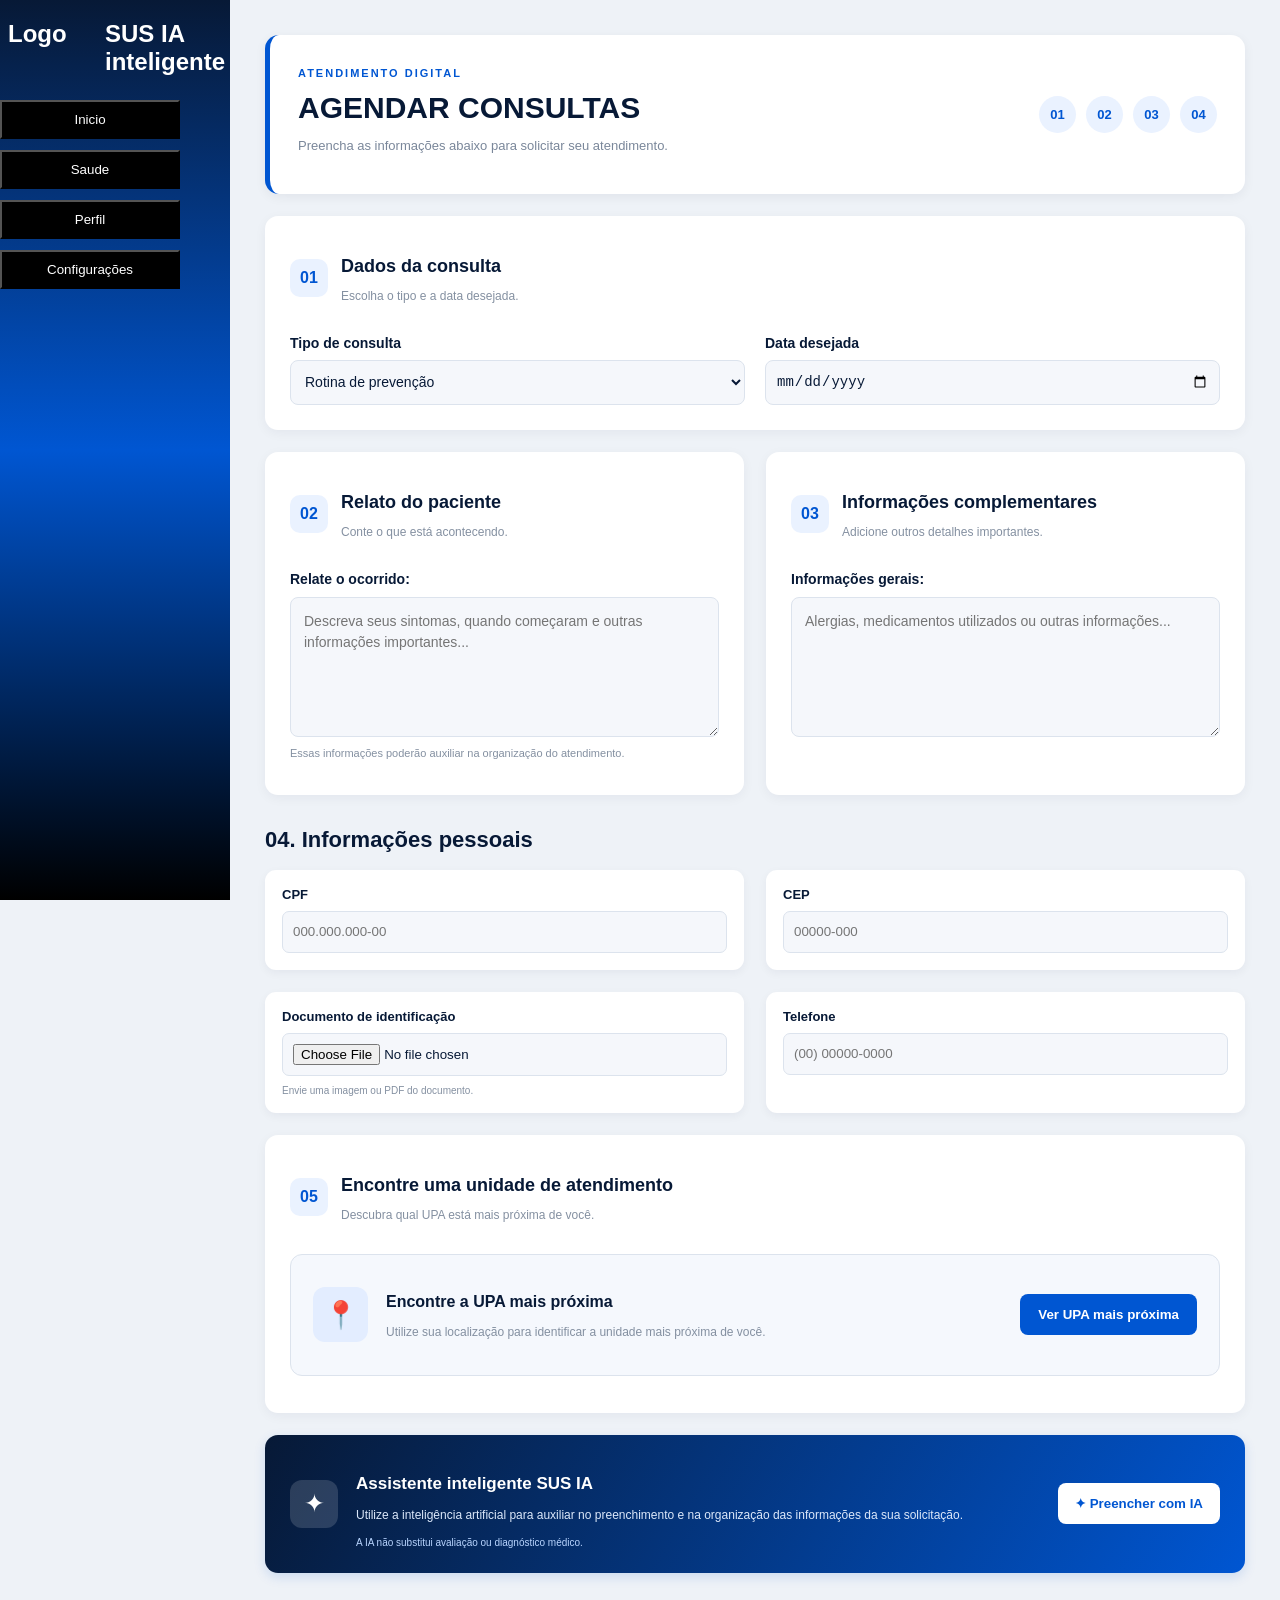
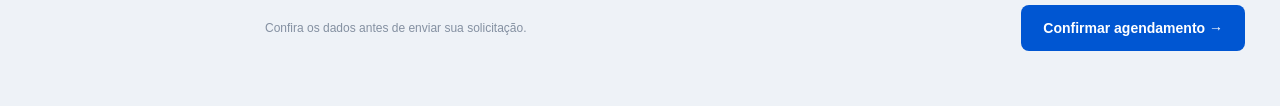
<file: UPA-PC/Agendar-Consultas.html>
<!DOCTYPE html>
<html lang="pt-BR">

<head>
    <meta charset="UTF-8">
    <meta name="viewport" content="width=device-width, initial-scale=1.0">
    <title>Agendar Consultas | SUS IA</title>
    <link rel="stylesheet" href="agendar-consultas.css">
    <script src="agendar-consultas.js" defer></script>
</head>

<body>

    <main id="principal">

        <header id="cabecalho">

            <div id="cabecalho-texto">
                <span class="subtitulo">ATENDIMENTO DIGITAL</span>
                <h1 id="titulo-agendar">Agendar consultas</h1>
                <p>Preencha as informações abaixo para solicitar seu atendimento.</p>
            </div>

            <div id="etapas">
                <span>01</span>
                <span>02</span>
                <span>03</span>
                <span>04</span>
            </div>

        </header>

        <section id="section-consulta">

            <div class="titulo-secao">
                <span class="numero-secao">01</span>
                <div>
                    <h2>Dados da consulta</h2>
                    <p>Escolha o tipo e a data desejada.</p>
                </div>
            </div>

            <div id="campos-consulta">

                <div class="campo">
                    <label id="laber-consultas" for="tipo-consulta">
                        Tipo de consulta
                    </label>

                    <select id="tipo-consulta">
                        <option id="opcao-rotina">Rotina de prevenção</option>
                        <option id="opcao-especializada">Consulta especializada</option>
                        <option id="opcao-urgencia">Consulta de Urgência</option>
                        <option id="opcao-domiciliar">Domiciliar</option>
                        <option id="opcao-teleconsulta">Teleconsulta</option>
                    </select>
                </div>

                <div class="campo">
                    <label id="label-data" for="data-consulta">
                        Data desejada
                    </label>

                    <input type="date" id="data-consulta">
                </div>

            </div>

        </section>

        <section id="section-relato">

            <div class="titulo-secao">
                <span class="numero-secao">02</span>
                <div>
                    <h2>Relato do paciente</h2>
                    <p>Conte o que está acontecendo.</p>
                </div>
            </div>

            <label id="label-relato" for="Relato">
                Relate o ocorrido:
            </label>

            <textarea
                id="Relato"
                rows="5"
                placeholder="Descreva seus sintomas, quando começaram e outras informações importantes..."
            ></textarea>

            <p class="dica-campo">
                Essas informações poderão auxiliar na organização do atendimento.
            </p>

        </section>

        <section id="section-gerais">

            <div class="titulo-secao">
                <span class="numero-secao">03</span>
                <div>
                    <h2>Informações complementares</h2>
                    <p>Adicione outros detalhes importantes.</p>
                </div>
            </div>

            <label id="label-gerais" for="agendar-informacoes">
                Informações gerais:
            </label>

            <textarea
                id="agendar-informacoes"
                rows="5"
                placeholder="Alergias, medicamentos utilizados ou outras informações..."
            ></textarea>

        </section>

        <h2 id="titulo-pessoais">04. Informações pessoais</h2>

        <section id="section-cpf">

            <label id="label-cpf" for="CPF">CPF</label>

            <input
                type="text"
                id="CPF"
                placeholder="000.000.000-00"
                autocomplete="off"
            >

        </section>

        <section id="section-cep">

            <label id="label-cep" for="CEP">CEP</label>

            <input
                type="text"
                id="CEP"
                placeholder="00000-000"
            >

        </section>

        <section id="section-rg">

            <label id="label-rg" for="RG">Documento de identificação</label>

            <input
                type="file"
                id="RG"
                name="RG_arquivo"
                accept="image/*,.pdf"
            >

            <small>Envie uma imagem ou PDF do documento.</small>

        </section>

        <section id="section-telefone">

            <label id="label-telefone" for="telefone">Telefone</label>

            <input
                type="tel"
                id="telefone"
                placeholder="(00) 00000-0000"
            >

        </section>

        
    <section id="section-unidades">

        <div class="titulo-secao">
            <span class="numero-secao">05</span>
            <div>
                <h2>Encontre uma unidade de atendimento</h2>
                <p>Descubra qual UPA está mais próxima de você.</p>
            </div>
        </div>

        <div id="localizacao-container">

            <div id="localizacao-icone">📍</div>

            <div id="localizacao-texto">
                <h3>Encontre a UPA mais próxima</h3>
                <p>
                    Utilize sua localização para identificar
                    a unidade mais próxima de você.
                </p>
            </div>

            <button id="button-localizacao" type="button">
                Ver UPA mais próxima
            </button>

        </div>

        <div id="permissao-localizacao" hidden>

            <h3>📍 Podemos acessar sua localização?</h3>

            <p>
                Precisamos da sua localização para calcular
                a distância até as unidades de atendimento.
            </p>

            <div id="botoes-permissao">
                <button id="button-permitir" type="button">
                    Sim, permitir localização
                </button>

                <button id="button-negar" type="button">
                    Não permitir
                </button>
            </div>

        </div>

        <div id="resultado-localizacao" hidden>

            <span id="resultado-tag">UNIDADE RECOMENDADA</span>

            <h3 id="nome-upa-proxima"></h3>

            <p id="endereco-upa-proxima"></p>

            <p id="distancia-upa"></p>

            <button id="button-abrir-rota" type="button">
                Abrir rota no Google Maps →
            </button>

            <button id="button-escolher-upa" type="button">
                Selecionar esta UPA
            </button>

        </div>

        <p id="mensagem-localizacao" role="status"></p>

    </section>


        <section id="section-inteligencia">

            <div id="ia-icone">✦</div>

            <div id="ia-conteudo">
                <h2>Assistente inteligente SUS IA</h2>
                <p>
                    Utilize a inteligência artificial para auxiliar
                    no preenchimento e na organização das informações
                    da sua solicitação.
                </p>

                <small>
                    A IA não substitui avaliação ou diagnóstico médico.
                </small>
            </div>

            <button id="button-ia" type="button">
                ✦ Preencher com IA
            </button>

        </section>

        <section id="section-confirmacao">

            <p>
                Confira os dados antes de enviar sua solicitação.
            </p>

            <button id="button-confirmar" type="button">
                Confirmar agendamento →
            </button>

        </section>

    </main>

    <aside id="barra-lateral">

        <h1 id="logo">Logo</h1>

        <h2 id="barra-h2">
            SUS IA <br> inteligente
        </h2>

        <button id="button-barra-1">Inicio</button>

        <button id="button-barra-2">Saude</button>

        <button id="button-barra-3">Perfil</button>

        <button id="button-barra-4">Configurações</button>

    </aside>

</body>
</html>
</file>
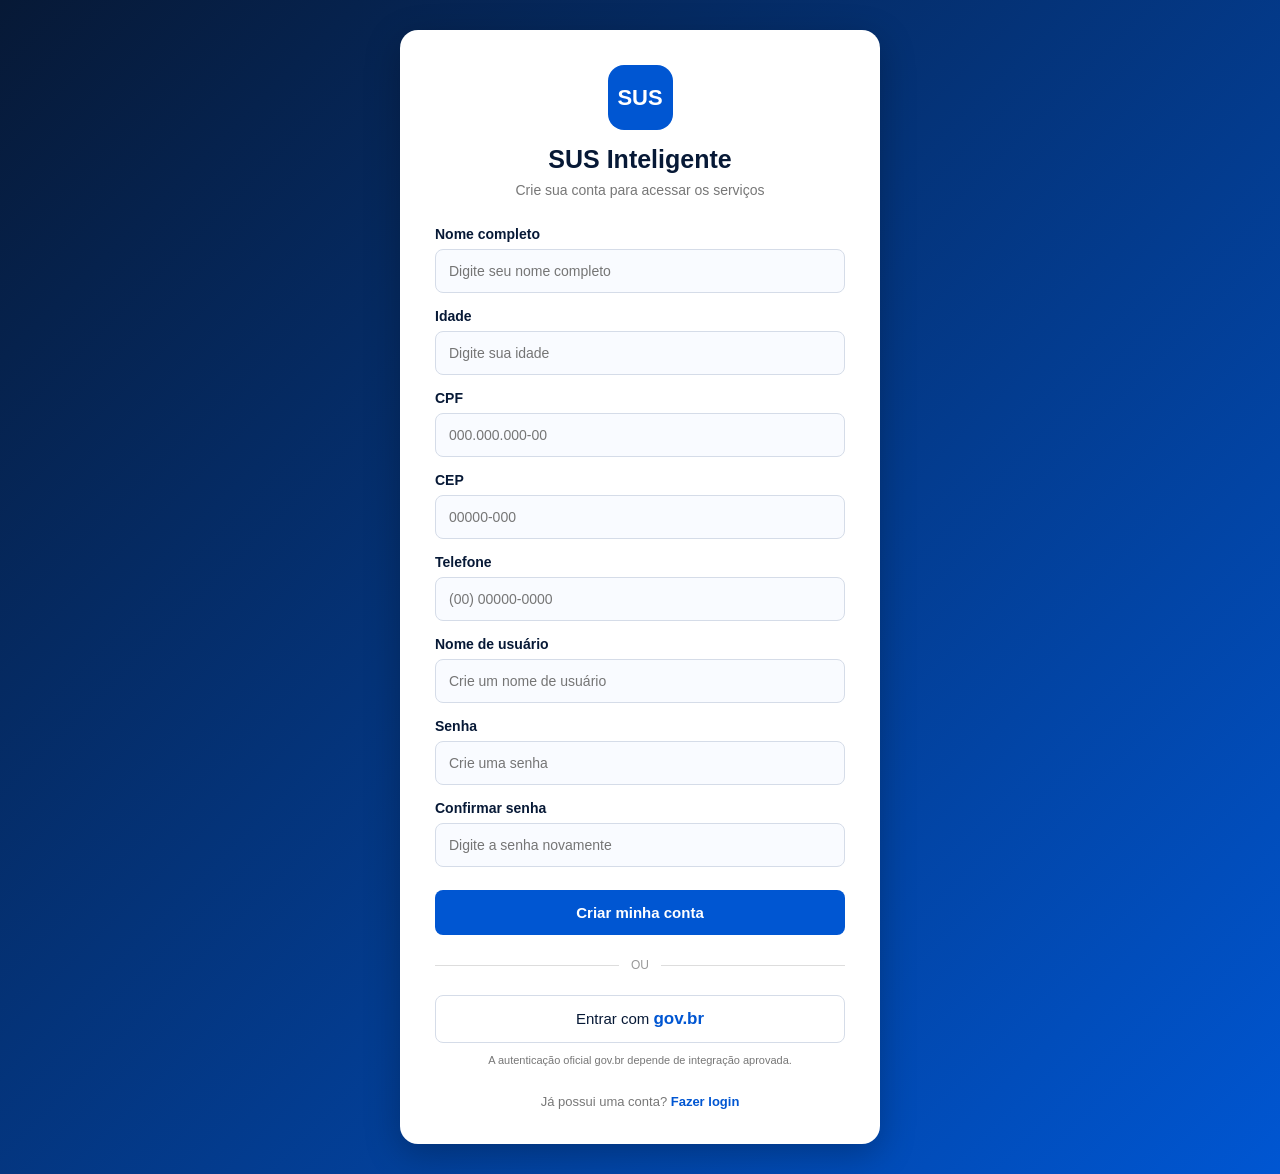
<file: UPA-PC/Cadastro.html>
<!DOCTYPE html>
<html lang="pt-BR">
<head>
    <meta charset="UTF-8">
    <meta name="viewport" content="width=device-width, initial-scale=1.0">
    <title>SUS Inteligente - Cadastro</title>
    <link rel="stylesheet" href="Cadastro.css">
</head>
<body>

    <main id="pagina-cadastro">

        <section id="caixa-cadastro">

            <header id="cabecalho-cadastro">
                <div id="logo-cadastro">SUS</div>
                <h1>SUS Inteligente</h1>
                <p>Crie sua conta para acessar os serviços</p>
            </header>

            <form id="form-cadastro">

                <div class="campo">
                    <label for="nome">Nome completo</label>
                    <input type="text" id="nome" placeholder="Digite seu nome completo" required>
                </div>

                <div class="campo">
                    <label for="idade">Idade</label>
                    <input type="number" id="idade" placeholder="Digite sua idade" min="1" max="120" required>
                </div>

                <div class="campo">
                    <label for="cpf">CPF</label>
                    <input type="text" id="cpf" placeholder="000.000.000-00" maxlength="14" required>
                </div>

                <div class="campo">
                    <label for="cep">CEP</label>
                    <input type="text" id="cep" placeholder="00000-000" maxlength="9" required>
                </div>

                <div class="campo">
                    <label for="telefone">Telefone</label>
                    <input type="tel" id="telefone" placeholder="(00) 00000-0000" required>
                </div>

                <div class="campo">
                    <label for="usuario">Nome de usuário</label>
                    <input type="text" id="usuario" placeholder="Crie um nome de usuário" required>
                </div>

                <div class="campo">
                    <label for="senha">Senha</label>
                    <input type="password" id="senha" placeholder="Crie uma senha" minlength="6" required>
                </div>

                <div class="campo">
                    <label for="confirmar-senha">Confirmar senha</label>
                    <input type="password" id="confirmar-senha" placeholder="Digite a senha novamente" required>
                </div>

                <button type="submit" id="botao-cadastrar">
                    Criar minha conta
                </button>

            </form>

            <div id="separador">
                <span>OU</span>
            </div>

            <button id="entrar-gov" type="button">
                <span>Entrar com</span>
                <strong>gov.br</strong>
            </button>

            <p id="aviso-gov">
                A autenticação oficial gov.br depende de integração aprovada.
            </p>

            <footer id="rodape-cadastro">
                Já possui uma conta?
                <a href="Login.html">Fazer login</a>
            </footer>

        </section>

    </main>

    <script src="Cadastro.js"></script>

</body>
</html>
</file>
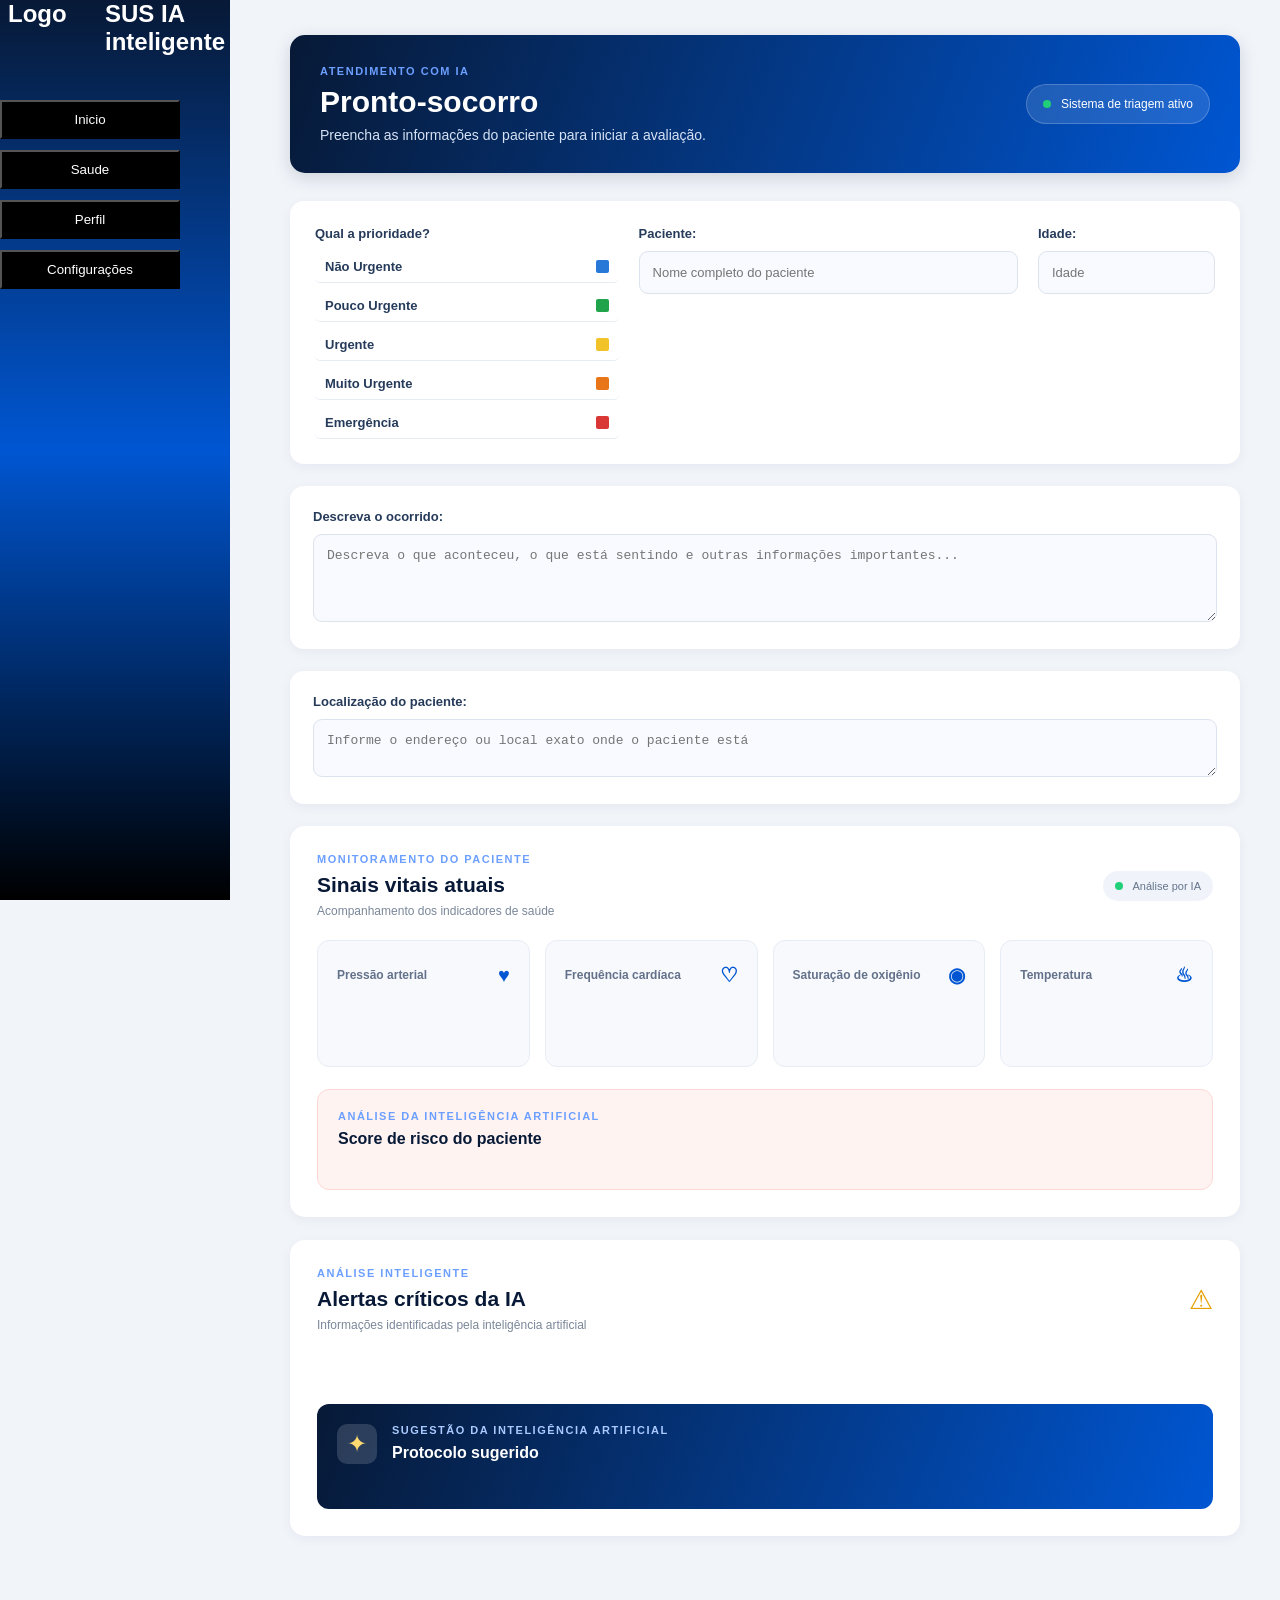
<file: UPA-PC/Pronto-Socorro.html>
<!DOCTYPE html>
<html lang="pt-BR">
<head>
    <meta charset="UTF-8">
    <meta name="viewport" content="width=device-width, initial-scale=1.0">
    <title>SUS Inteligente - Pronto-socorro</title>
    <link rel="stylesheet" href="pronto-socoroo.css">
</head>
<body>

    <main>
        <header id="cabecalho">
            <div id="cabecalho-texto">
                <span class="substitui">ATENDIMENTO COM IA</span>
                <h1 id="titulo-pronto-socorro">Pronto-socorro</h1>
                <p>Preencha as informações do paciente para iniciar a avaliação.</p>
            </div>

            <div id="status-atendimento">
                <span class="status-ponto"></span>
                Sistema de triagem ativo
            </div>
        </header>

        <section id="campo-prioridade">

            <div id="titulo-prioridades">
                <label id="label-prioridades">Qual a prioridade?</label>

                <div id="section-prioridade">

                    <label class="opcao-prioridade">
                        <input type="radio" name="prioridade" value="nao-urgente">
                        <span>Não Urgente</span>
                        <span class="cor-prioridade cor-azul"></span>
                    </label>

                    <label class="opcao-prioridade">
                        <input type="radio" name="prioridade" value="pouco-urgente">
                        <span>Pouco Urgente</span>
                        <span class="cor-prioridade cor-verde"></span>
                    </label>

                    <label class="opcao-prioridade">
                        <input type="radio" name="prioridade" value="urgente">
                        <span>Urgente</span>
                        <span class="cor-prioridade cor-amarela"></span>
                    </label>

                    <label class="opcao-prioridade">
                        <input type="radio" name="prioridade" value="muito-urgente">
                        <span>Muito Urgente</span>
                        <span class="cor-prioridade cor-laranja"></span>
                    </label>

                    <label class="opcao-prioridade">
                        <input type="radio" name="prioridade" value="emergencia">
                        <span>Emergência</span>
                        <span class="cor-prioridade cor-vermelha"></span>
                    </label>

                </div>
            </div>

            <div id="campo-paciente">
                <label for="nome-paciente">Paciente:</label>
                <input id="nome-paciente" type="text" placeholder="Nome completo do paciente">
            </div>

            <div id="campo-idade">
                <label for="input-idade">Idade:</label>
                <input id="input-idade" type="number" min="0" max="120" placeholder="Idade">
            </div>

        </section>

        <section id="section-problema" class="painel-formulario">
            <div id="problema">
                <label for="problema-ocorrido">Descreva o ocorrido:</label>
                <textarea id="problema-ocorrido" rows="4"
                    placeholder="Descreva o que aconteceu, o que está sentindo e outras informações importantes..."></textarea>
            </div>
        </section>

        <section id="section-localizacao" class="painel-formulario">
            <div id="campo-localizacao">
                <label for="digitar-localizacao">Localização do paciente:</label>
                <textarea id="digitar-localizacao" rows="2"
                    placeholder="Informe o endereço ou local exato onde o paciente está"></textarea>
            </div>
        </section>

        
    <section id="section-sinais-vitais">

        <div class="titulo-secao">
            <div>
                <span class="substitui">MONITORAMENTO DO PACIENTE</span>
                <h2>Sinais vitais atuais</h2>
                <p>Acompanhamento dos indicadores de saúde</p>
            </div>

            <span class="indicador-atual">
                <span class="status-ponto"></span>
                Análise por IA
            </span>
        </div>

        <div id="painel-sinais-vitais">

            <div class="card-sinal">
                <div class="sinal-topo">
                    <span>Pressão arterial</span>
                    <span class="icone-sinal">♥</span>
                </div>
                <div id="valor-pressao"></div>
                <div id="status-pressao"></div>
            </div>

            <div class="card-sinal">
                <div class="sinal-topo">
                    <span>Frequência cardíaca</span>
                    <span class="icone-sinal">♡</span>
                </div>
                <div id="valor-frequencia"></div>
                <div id="status-frequencia"></div>
            </div>

            <div class="card-sinal">
                <div class="sinal-topo">
                    <span>Saturação de oxigênio</span>
                    <span class="icone-sinal">◉</span>
                </div>
                <div id="valor-saturacao"></div>
                <div id="status-saturacao"></div>
            </div>

            <div class="card-sinal">
                <div class="sinal-topo">
                    <span>Temperatura</span>
                    <span class="icone-sinal">♨</span>
                </div>
                <div id="valor-temperatura"></div>
                <div id="status-temperatura"></div>
            </div>

        </div>

        <div id="score-risco">

            <div>
                <span class="substitui">ANÁLISE DA INTELIGÊNCIA ARTIFICIAL</span>
                <h3>Score de risco do paciente</h3>
                <p id="descricao-risco"></p>
            </div>

            <div id="resultado-risco"></div>

        </div>

    </section>


        
    
    <section id="section-alertas">

        <div class="titulo-secao">
            <div>
                <span class="substitui">ANÁLISE INTELIGENTE</span>
                <h2>Alertas críticos da IA</h2>
                <p>Informações identificadas pela inteligência artificial</p>
            </div>

            <span class="alerta-icone">⚠</span>
        </div>

        <div id="lista-alertas">
        </div>

        <div id="protocolo-ia">

            <div class="protocolo-lampada">✦</div>

            <div>
                <span class="substitui">SUGESTÃO DA INTELIGÊNCIA ARTIFICIAL</span>
                <h3>Protocolo sugerido</h3>

                <div id="sugestao-protocolo"></div>
            </div>

        </div>

    </section>

    </main>

    <aside id="barra-lateral">

        <h1 id="logo">Logo</h1>

        <h2 id="barra-h2">
            SUS IA <br> inteligente
        </h2>

        <button id="button-barra-1">Inicio</button>

        <button id="button-barra-2">Saude</button>

        <button id="button-barra-3">Perfil</button>

        <button id="button-barra-4">Configurações</button>

    </aside>

</body>
</html>
</file>
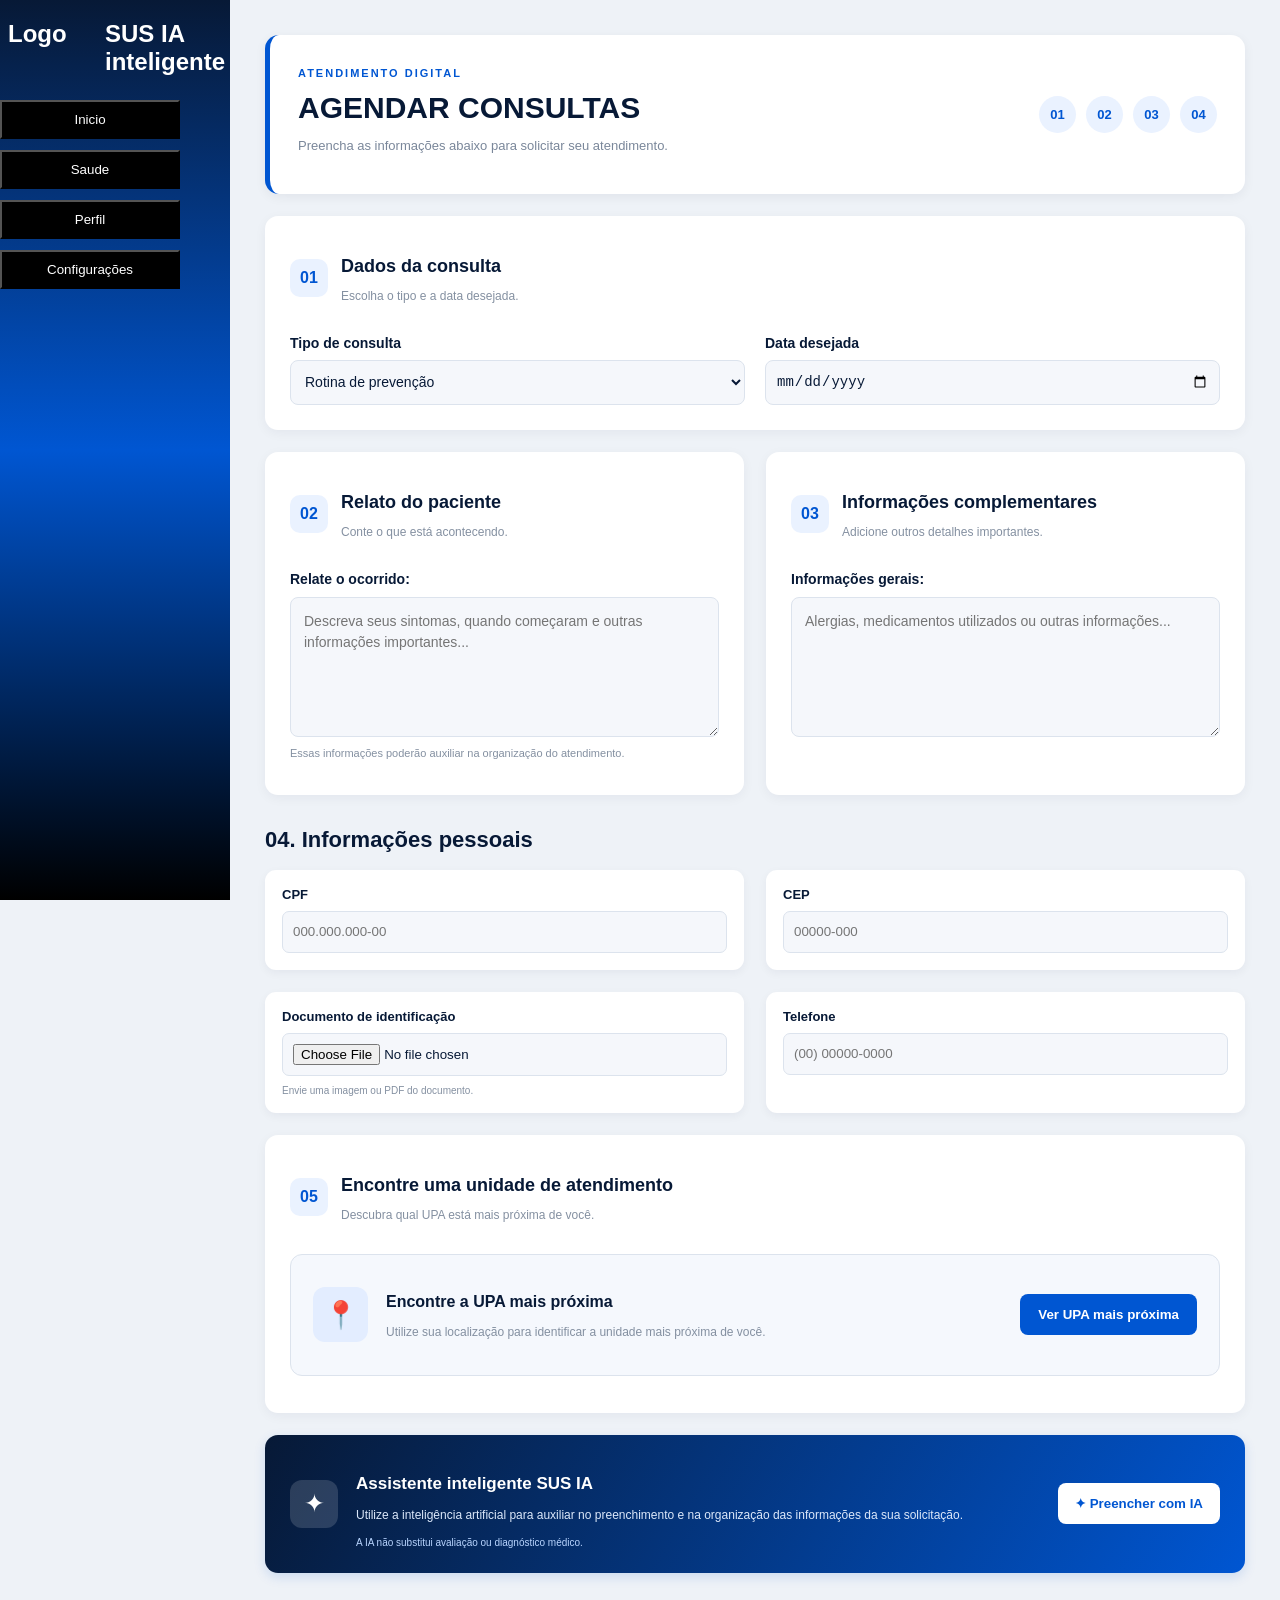
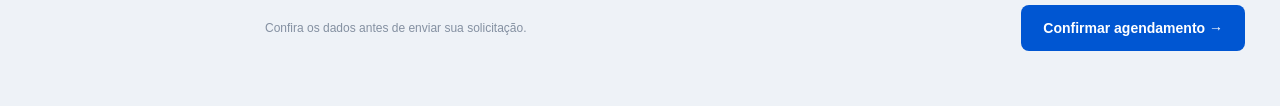
<file: UPA-PC/Agendar-Consultas-2/Agendar-Consultas.html>
<!DOCTYPE html>
<html lang="pt-BR">

<head>
    <meta charset="UTF-8">
    <meta name="viewport" content="width=device-width, initial-scale=1.0">
    <title>Agendar Consultas | SUS IA</title>
    <link rel="stylesheet" href="style.css">
    <script src="javascript.js" defer></script>
</head>

<body>

    <main id="principal">

        <header id="cabecalho">

            <div id="cabecalho-texto">
                <span class="subtitulo">ATENDIMENTO DIGITAL</span>
                <h1 id="titulo-agendar">Agendar consultas</h1>
                <p>Preencha as informações abaixo para solicitar seu atendimento.</p>
            </div>

            <div id="etapas">
                <span>01</span>
                <span>02</span>
                <span>03</span>
                <span>04</span>
            </div>

        </header>

        <section id="section-consulta">

            <div class="titulo-secao">
                <span class="numero-secao">01</span>
                <div>
                    <h2>Dados da consulta</h2>
                    <p>Escolha o tipo e a data desejada.</p>
                </div>
            </div>

            <div id="campos-consulta">

                <div class="campo">
                    <label id="laber-consultas" for="tipo-consulta">
                        Tipo de consulta
                    </label>

                    <select id="tipo-consulta">
                        <option id="opcao-rotina">Rotina de prevenção</option>
                        <option id="opcao-especializada">Consulta especializada</option>
                        <option id="opcao-urgencia">Consulta de Urgência</option>
                        <option id="opcao-domiciliar">Domiciliar</option>
                        <option id="opcao-teleconsulta">Teleconsulta</option>
                    </select>
                </div>

                <div class="campo">
                    <label id="label-data" for="data-consulta">
                        Data desejada
                    </label>

                    <input type="date" id="data-consulta">
                </div>

            </div>

        </section>

        <section id="section-relato">

            <div class="titulo-secao">
                <span class="numero-secao">02</span>
                <div>
                    <h2>Relato do paciente</h2>
                    <p>Conte o que está acontecendo.</p>
                </div>
            </div>

            <label id="label-relato" for="Relato">
                Relate o ocorrido:
            </label>

            <textarea
                id="Relato"
                rows="5"
                placeholder="Descreva seus sintomas, quando começaram e outras informações importantes..."
            ></textarea>

            <p class="dica-campo">
                Essas informações poderão auxiliar na organização do atendimento.
            </p>

        </section>

        <section id="section-gerais">

            <div class="titulo-secao">
                <span class="numero-secao">03</span>
                <div>
                    <h2>Informações complementares</h2>
                    <p>Adicione outros detalhes importantes.</p>
                </div>
            </div>

            <label id="label-gerais" for="agendar-informacoes">
                Informações gerais:
            </label>

            <textarea
                id="agendar-informacoes"
                rows="5"
                placeholder="Alergias, medicamentos utilizados ou outras informações..."
            ></textarea>

        </section>

        <h2 id="titulo-pessoais">04. Informações pessoais</h2>

        <section id="section-cpf">

            <label id="label-cpf" for="CPF">CPF</label>

            <input
                type="text"
                id="CPF"
                placeholder="000.000.000-00"
                autocomplete="off"
            >

        </section>

        <section id="section-cep">

            <label id="label-cep" for="CEP">CEP</label>

            <input
                type="text"
                id="CEP"
                placeholder="00000-000"
            >

        </section>

        <section id="section-rg">

            <label id="label-rg" for="RG">Documento de identificação</label>

            <input
                type="file"
                id="RG"
                name="RG_arquivo"
                accept="image/*,.pdf"
            >

            <small>Envie uma imagem ou PDF do documento.</small>

        </section>

        <section id="section-telefone">

            <label id="label-telefone" for="telefone">Telefone</label>

            <input
                type="tel"
                id="telefone"
                placeholder="(00) 00000-0000"
            >

        </section>

        
    <section id="section-unidades">

        <div class="titulo-secao">
            <span class="numero-secao">05</span>
            <div>
                <h2>Encontre uma unidade de atendimento</h2>
                <p>Descubra qual UPA está mais próxima de você.</p>
            </div>
        </div>

        <div id="localizacao-container">

            <div id="localizacao-icone">📍</div>

            <div id="localizacao-texto">
                <h3>Encontre a UPA mais próxima</h3>
                <p>
                    Utilize sua localização para identificar
                    a unidade mais próxima de você.
                </p>
            </div>

            <button id="button-localizacao" type="button">
                Ver UPA mais próxima
            </button>

        </div>

        <div id="permissao-localizacao" hidden>

            <h3>📍 Podemos acessar sua localização?</h3>

            <p>
                Precisamos da sua localização para calcular
                a distância até as unidades de atendimento.
            </p>

            <div id="botoes-permissao">
                <button id="button-permitir" type="button">
                    Sim, permitir localização
                </button>

                <button id="button-negar" type="button">
                    Não permitir
                </button>
            </div>

        </div>

        <div id="resultado-localizacao" hidden>

            <span id="resultado-tag">UNIDADE RECOMENDADA</span>

            <h3 id="nome-upa-proxima"></h3>

            <p id="endereco-upa-proxima"></p>

            <p id="distancia-upa"></p>

            <button id="button-abrir-rota" type="button">
                Abrir rota no Google Maps →
            </button>

            <button id="button-escolher-upa" type="button">
                Selecionar esta UPA
            </button>

        </div>

        <p id="mensagem-localizacao" role="status"></p>

    </section>


        <section id="section-inteligencia">

            <div id="ia-icone">✦</div>

            <div id="ia-conteudo">
                <h2>Assistente inteligente SUS IA</h2>
                <p>
                    Utilize a inteligência artificial para auxiliar
                    no preenchimento e na organização das informações
                    da sua solicitação.
                </p>

                <small>
                    A IA não substitui avaliação ou diagnóstico médico.
                </small>
            </div>

            <button id="button-ia" type="button">
                ✦ Preencher com IA
            </button>

        </section>

        <section id="section-confirmacao">

            <p>
                Confira os dados antes de enviar sua solicitação.
            </p>

            <button id="button-confirmar" type="button">
                Confirmar agendamento →
            </button>

        </section>

    </main>

    <aside id="barra-lateral">

        <h1 id="logo">Logo</h1>

        <h2 id="barra-h2">
            SUS IA <br> inteligente
        </h2>

        <button id="button-barra-1">Inicio</button>

        <button id="button-barra-2">Saude</button>

        <button id="button-barra-3">Perfil</button>

        <button id="button-barra-4">Configurações</button>

    </aside>

</body>
</html>
</file>
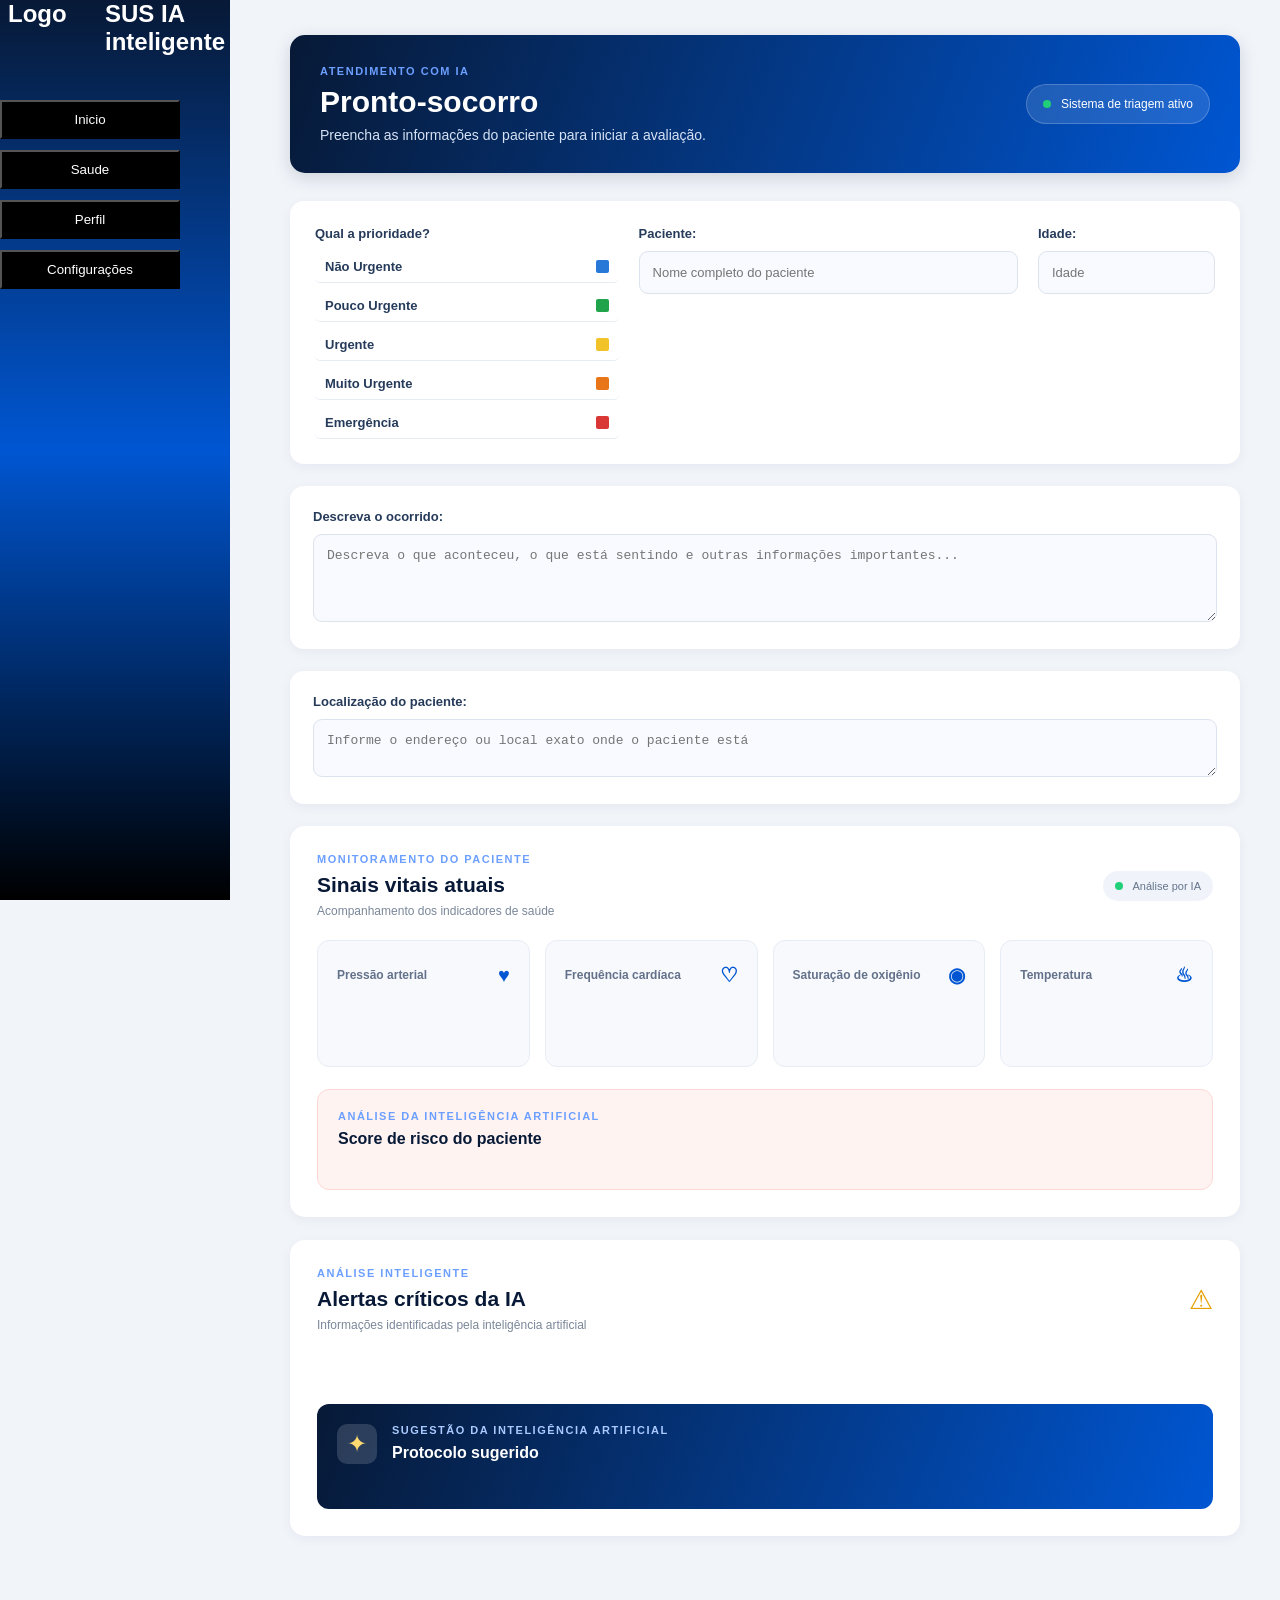
<file: UPA-PC/Pronto-Socorro-3/Pronto-Socorro.html>
<!DOCTYPE html>
<html lang="pt-BR">
<head>
    <meta charset="UTF-8">
    <meta name="viewport" content="width=device-width, initial-scale=1.0">
    <title>SUS Inteligente - Pronto-socorro</title>
    <link rel="stylesheet" href="style.css">
</head>
<body>

    <main>
        <header id="cabecalho">
            <div id="cabecalho-texto">
                <span class="substitui">ATENDIMENTO COM IA</span>
                <h1 id="titulo-pronto-socorro">Pronto-socorro</h1>
                <p>Preencha as informações do paciente para iniciar a avaliação.</p>
            </div>

            <div id="status-atendimento">
                <span class="status-ponto"></span>
                Sistema de triagem ativo
            </div>
        </header>

        <section id="campo-prioridade">

            <div id="titulo-prioridades">
                <label id="label-prioridades">Qual a prioridade?</label>

                <div id="section-prioridade">

                    <label class="opcao-prioridade">
                        <input type="radio" name="prioridade" value="nao-urgente">
                        <span>Não Urgente</span>
                        <span class="cor-prioridade cor-azul"></span>
                    </label>

                    <label class="opcao-prioridade">
                        <input type="radio" name="prioridade" value="pouco-urgente">
                        <span>Pouco Urgente</span>
                        <span class="cor-prioridade cor-verde"></span>
                    </label>

                    <label class="opcao-prioridade">
                        <input type="radio" name="prioridade" value="urgente">
                        <span>Urgente</span>
                        <span class="cor-prioridade cor-amarela"></span>
                    </label>

                    <label class="opcao-prioridade">
                        <input type="radio" name="prioridade" value="muito-urgente">
                        <span>Muito Urgente</span>
                        <span class="cor-prioridade cor-laranja"></span>
                    </label>

                    <label class="opcao-prioridade">
                        <input type="radio" name="prioridade" value="emergencia">
                        <span>Emergência</span>
                        <span class="cor-prioridade cor-vermelha"></span>
                    </label>

                </div>
            </div>

            <div id="campo-paciente">
                <label for="nome-paciente">Paciente:</label>
                <input id="nome-paciente" type="text" placeholder="Nome completo do paciente">
            </div>

            <div id="campo-idade">
                <label for="input-idade">Idade:</label>
                <input id="input-idade" type="number" min="0" max="120" placeholder="Idade">
            </div>

        </section>

        <section id="section-problema" class="painel-formulario">
            <div id="problema">
                <label for="problema-ocorrido">Descreva o ocorrido:</label>
                <textarea id="problema-ocorrido" rows="4"
                    placeholder="Descreva o que aconteceu, o que está sentindo e outras informações importantes..."></textarea>
            </div>
        </section>

        <section id="section-localizacao" class="painel-formulario">
            <div id="campo-localizacao">
                <label for="digitar-localizacao">Localização do paciente:</label>
                <textarea id="digitar-localizacao" rows="2"
                    placeholder="Informe o endereço ou local exato onde o paciente está"></textarea>
            </div>
        </section>

        
    <section id="section-sinais-vitais">

        <div class="titulo-secao">
            <div>
                <span class="substitui">MONITORAMENTO DO PACIENTE</span>
                <h2>Sinais vitais atuais</h2>
                <p>Acompanhamento dos indicadores de saúde</p>
            </div>

            <span class="indicador-atual">
                <span class="status-ponto"></span>
                Análise por IA
            </span>
        </div>

        <div id="painel-sinais-vitais">

            <div class="card-sinal">
                <div class="sinal-topo">
                    <span>Pressão arterial</span>
                    <span class="icone-sinal">♥</span>
                </div>
                <div id="valor-pressao"></div>
                <div id="status-pressao"></div>
            </div>

            <div class="card-sinal">
                <div class="sinal-topo">
                    <span>Frequência cardíaca</span>
                    <span class="icone-sinal">♡</span>
                </div>
                <div id="valor-frequencia"></div>
                <div id="status-frequencia"></div>
            </div>

            <div class="card-sinal">
                <div class="sinal-topo">
                    <span>Saturação de oxigênio</span>
                    <span class="icone-sinal">◉</span>
                </div>
                <div id="valor-saturacao"></div>
                <div id="status-saturacao"></div>
            </div>

            <div class="card-sinal">
                <div class="sinal-topo">
                    <span>Temperatura</span>
                    <span class="icone-sinal">♨</span>
                </div>
                <div id="valor-temperatura"></div>
                <div id="status-temperatura"></div>
            </div>

        </div>

        <div id="score-risco">

            <div>
                <span class="substitui">ANÁLISE DA INTELIGÊNCIA ARTIFICIAL</span>
                <h3>Score de risco do paciente</h3>
                <p id="descricao-risco"></p>
            </div>

            <div id="resultado-risco"></div>

        </div>

    </section>


        
    
    <section id="section-alertas">

        <div class="titulo-secao">
            <div>
                <span class="substitui">ANÁLISE INTELIGENTE</span>
                <h2>Alertas críticos da IA</h2>
                <p>Informações identificadas pela inteligência artificial</p>
            </div>

            <span class="alerta-icone">⚠</span>
        </div>

        <div id="lista-alertas">
        </div>

        <div id="protocolo-ia">

            <div class="protocolo-lampada">✦</div>

            <div>
                <span class="substitui">SUGESTÃO DA INTELIGÊNCIA ARTIFICIAL</span>
                <h3>Protocolo sugerido</h3>

                <div id="sugestao-protocolo"></div>
            </div>

        </div>

    </section>

    </main>

    <aside id="barra-lateral">

        <h1 id="logo">Logo</h1>

        <h2 id="barra-h2">
            SUS IA <br> inteligente
        </h2>

        <button id="button-barra-1">Inicio</button>

        <button id="button-barra-2">Saude</button>

        <button id="button-barra-3">Perfil</button>

        <button id="button-barra-4">Configurações</button>

    </aside>

</body>
</html>
</file>
<file: UPA-PC/agendar-consultas.css>
/* CONFIGURAÇÕES GERAIS */

* {
    box-sizing: border-box;
}

body {
    margin: 0;
    background-color: #eef2f7;
    font-family: Arial, sans-serif;
    color: #071936;
}

/* BARRA LATERAL - NÃO ALTERADA */

aside {
    position: fixed;
    top: 0;
    left: 0;
    width: 230px;
    height: 100vh;
    background: linear-gradient(to bottom, #071936, #0056D2, #000000);
}

#button-barra-1{
    position: fixed;
    top: 100px;
    background-color: black;
    color: white;
    padding: 10px;
    width: 180px;
    cursor: pointer;
}

#button-barra-2{
    position: fixed;
    top: 150px;
    background-color: black;
    color: white;
    padding: 10px;
    width: 180px;
    cursor: pointer;
}

#button-barra-3{
    position: fixed;
    top: 200px;
    background-color: black;
    color: white;
    padding: 10px;
    width: 180px;
    cursor: pointer;
}

#button-barra-4{
    position: fixed;
    top: 250px;
    background-color: black;
    color: white;
    padding: 10px;
    width: 180px;
    cursor: pointer;
}

#button-barra-1:hover,
#button-barra-2:hover,
#button-barra-3:hover,
#button-barra-4:hover {
    background-color: white;
    color: black;
}

#barra-h2{
    position: fixed;
    left: 105px;
    color: white;
}

#logo{
    position: fixed;
    left: 8px;
    color: white;
}

/* CONTEÚDO PRINCIPAL */

#principal {
    margin-left: 230px;
    padding: 35px;
    min-height: 100vh;
    display: grid;
    grid-template-columns: 1fr 1fr;
    gap: 22px;
}

/* CABEÇALHO */

#cabecalho {
    grid-column: 1 / 3;
    display: flex;
    justify-content: space-between;
    align-items: center;
    background: white;
    padding: 28px;
    border-radius: 14px;
    border-left: 5px solid #0056D2;
    box-shadow: 0 3px 12px rgba(7,25,54,0.06);
}

.subtitulo {
    color: #0056D2;
    font-size: 11px;
    letter-spacing: 2px;
    font-weight: bold;
}

#titulo-agendar {
    font-size: 30px;
    margin: 10px 0;
    color: #071936;
    text-transform: uppercase;
}

#cabecalho-texto p {
    color: #7a879a;
    font-size: 13px;
}

#etapas {
    display: flex;
    gap: 10px;
}

#etapas span {
    width: 37px;
    height: 37px;
    border-radius: 50%;
    background: #eaf2ff;
    color: #0056D2;
    display: flex;
    justify-content: center;
    align-items: center;
    font-weight: bold;
    font-size: 13px;
}

/* TÍTULOS DAS SEÇÕES */

.titulo-secao {
    display: flex;
    align-items: center;
    gap: 13px;
    margin-bottom: 20px;
}

.titulo-secao h2 {
    font-size: 18px;
    margin-bottom: 5px;
}

.titulo-secao p {
    font-size: 12px;
    color: #8490a1;
}

.numero-secao {
    width: 38px;
    height: 38px;
    background-color: #eaf2ff;
    color: #0056D2;
    border-radius: 10px;
    display: flex;
    align-items: center;
    justify-content: center;
    font-weight: bold;
}

/* SEÇÃO DE CONSULTA */

#section-consulta {
    grid-column: 1 / 3;
    background: white;
    padding: 25px;
    border-radius: 13px;
    box-shadow: 0 3px 12px rgba(7,25,54,0.05);
}

#campos-consulta {
    display: grid;
    grid-template-columns: 1fr 1fr;
    gap: 20px;
}

.campo {
    display: flex;
    flex-direction: column;
    gap: 9px;
}

#laber-consultas,
#label-data {
    color: #071936;
    font-size: 14px;
    font-weight: bold;
}

#tipo-consulta,
#data-consulta {
    width: 100%;
    height: 45px;
    background: #f5f7fb;
    border: 1px solid #dce3ed;
    border-radius: 8px;
    padding: 10px;
    font-size: 14px;
    color: #071936;
    outline: none;
    transition: 0.2s;
}

/* RELATO E INFORMAÇÕES */

#section-relato,
#section-gerais {
    display: flex;
    flex-direction: column;
    background: white;
    padding: 25px;
    border-radius: 13px;
    box-shadow: 0 3px 12px rgba(7,25,54,0.05);
}

#label-relato,
#label-gerais {
    font-size: 14px;
    font-weight: bold;
    margin-bottom: 10px;
}

#Relato,
#agendar-informacoes {
    width: 100%;
    min-height: 140px;
    background: #f5f7fb;
    border: 1px solid #dce3ed;
    border-radius: 8px;
    padding: 13px;
    resize: vertical;
    font-family: Arial, sans-serif;
    font-size: 14px;
    color: #071936;
    outline: none;
    line-height: 1.5;
}

.dica-campo {
    font-size: 11px;
    color: #8490a1;
    margin-top: 10px;
}

/* FOCO DOS CAMPOS */

#tipo-consulta:focus,
#data-consulta:focus,
#Relato:focus,
#agendar-informacoes:focus,
#CPF:focus,
#CEP:focus,
#RG:focus,
#telefone:focus {
    border-color: #0056D2;
    box-shadow: 0 0 0 3px rgba(0,86,210,0.10);
}

/* INFORMAÇÕES PESSOAIS */

#titulo-pessoais {
    grid-column: 1 / 3;
    font-size: 22px;
    margin: 10px 0 -5px;
    color: #071936;
}

#section-cpf,
#section-cep,
#section-rg,
#section-telefone {
    display: flex;
    flex-direction: column;
    background: white;
    padding: 17px;
    border-radius: 11px;
    gap: 9px;
    box-shadow: 0 3px 10px rgba(7,25,54,0.05);
}

#label-cpf,
#label-cep,
#label-rg,
#label-telefone {
    font-size: 13px;
    font-weight: bold;
}

#CPF,
#CEP,
#RG,
#telefone {
    width: 100%;
    min-height: 42px;
    background: #f5f7fb;
    border: 1px solid #dce3ed;
    border-radius: 7px;
    padding: 10px;
    color: #071936;
    outline: none;
}

#section-rg small {
    color: #8490a1;
    font-size: 10px;
}

/* UNIDADES */

#section-unidades {
    grid-column: 1 / 3;
    background: white;
    padding: 25px;
    border-radius: 13px;
    box-shadow: 0 3px 12px rgba(7,25,54,0.05);
}

#unidades-grid {
    display: grid;
    grid-template-columns: 1fr 1fr;
    gap: 18px;
}

#button-upa-sul,
#button-upa-leste {
    display: flex;
    flex-direction: column;
    align-items: flex-start;
    gap: 9px;
    padding: 20px;
    background: #f5f7fb;
    color: #071936;
    border: 1px solid #dce3ed;
    border-radius: 10px;
    cursor: pointer;
    text-align: left;
    transition: 0.2s;
}

#button-upa-sul:hover,
#button-upa-leste:hover {
    border-color: #0056D2;
    background: #eaf2ff;
    transform: translateY(-3px);
}

.upa-icone {
    font-size: 25px;
}

#button-upa-sul strong,
#button-upa-leste strong {
    font-size: 17px;
}

#button-upa-sul small,
#button-upa-leste small {
    color: #8490a1;
    font-size: 12px;
}

.upa-escolher {
    font-size: 12px;
    font-weight: bold;
    color: #0056D2;
}

/* INTELIGÊNCIA ARTIFICIAL */

#section-inteligencia {
    grid-column: 1 / 3;
    background: linear-gradient(120deg, #071936, #0056D2);
    padding: 25px;
    border-radius: 13px;
    color: white;
    display: flex;
    align-items: center;
    gap: 18px;
    box-shadow: 0 4px 12px rgba(0,86,210,0.15);
}

#ia-icone {
    width: 48px;
    height: 48px;
    flex-shrink: 0;
    border-radius: 12px;
    background: rgba(255,255,255,0.15);
    display: flex;
    align-items: center;
    justify-content: center;
    font-size: 25px;
}

#ia-conteudo {
    flex: 1;
}

#ia-conteudo h2 {
    font-size: 17px;
    margin-bottom: 7px;
}

#ia-conteudo p {
    font-size: 12px;
    line-height: 1.6;
    color: #dce8fa;
}

#ia-conteudo small {
    display: block;
    margin-top: 8px;
    font-size: 10px;
    color: #b9d5ff;
}

#button-ia {
    background: white;
    color: #0056D2;
    border: none;
    padding: 13px 17px;
    border-radius: 8px;
    font-weight: bold;
    cursor: pointer;
    transition: 0.2s;
    flex-shrink: 0;
}

#button-ia:hover {
    background: #eaf2ff;
    transform: translateY(-2px);
}

/* CONFIRMAÇÃO */

#section-confirmacao {
    grid-column: 1 / 3;
    display: flex;
    align-items: center;
    justify-content: space-between;
    padding: 10px 0 20px;
}

#section-confirmacao p {
    font-size: 12px;
    color: #8490a1;
}

#button-confirmar {
    background: #0056D2;
    color: white;
    border: none;
    border-radius: 8px;
    padding: 15px 22px;
    font-weight: bold;
    font-size: 14px;
    cursor: pointer;
    transition: 0.2s;
}

#button-confirmar:hover {
    background: #071936;
    transform: translateY(-2px);
}

/* RESPONSIVIDADE */

@media (max-width: 1000px) {

    #principal {
        padding: 20px;
        margin-left: 230px;
    }

    #campos-consulta {
        grid-template-columns: 1fr;
    }

}

@media (max-width: 750px) {

    #principal {
        grid-template-columns: 1fr;
        padding: 15px;
    }

    #cabecalho,
    #section-consulta,
    #titulo-pessoais,
    #section-unidades,
    #section-inteligencia,
    #section-confirmacao {
        grid-column: 1;
    }

    #cabecalho {
        align-items: flex-start;
        flex-direction: column;
    }

    #unidades-grid {
        grid-template-columns: 1fr;
    }

    #section-inteligencia {
        flex-wrap: wrap;
    }

    #section-confirmacao {
        flex-direction: column;
        align-items: stretch;
        gap: 15px;
    }

}

/* LOCALIZAÇÃO E BUSCA DE UPA */

#localizacao-container {
    display: flex;
    align-items: center;
    gap: 18px;
    padding: 22px;
    background: #f5f8fd;
    border: 1px solid #dce3ed;
    border-radius: 12px;
}

#localizacao-icone {
    width: 55px;
    height: 55px;
    flex-shrink: 0;
    background: #e3edff;
    color: #0056D2;
    border-radius: 12px;
    display: flex;
    align-items: center;
    justify-content: center;
    font-size: 27px;
}

#localizacao-texto {
    flex: 1;
}

#localizacao-texto h3 {
    font-size: 16px;
    margin-bottom: 7px;
}

#localizacao-texto p {
    font-size: 12px;
    color: #8490a1;
    line-height: 1.5;
}

#button-localizacao {
    background: #0056D2;
    color: white;
    padding: 13px 18px;
    border: none;
    border-radius: 8px;
    font-weight: bold;
    cursor: pointer;
}

#button-localizacao:hover {
    background: #071936;
}

#permissao-localizacao,
#resultado-localizacao {
    margin-top: 18px;
    padding: 23px;
    background: white;
    border: 1px solid #dce3ed;
    border-radius: 12px;
}

#permissao-localizacao h3 {
    font-size: 17px;
    margin-bottom: 10px;
}

#permissao-localizacao p {
    color: #8490a1;
    font-size: 13px;
    line-height: 1.5;
}

#botoes-permissao {
    display: flex;
    gap: 12px;
    margin-top: 18px;
}

#button-permitir,
#button-negar,
#button-abrir-rota,
#button-escolher-upa {
    padding: 12px 16px;
    border: none;
    border-radius: 8px;
    font-weight: bold;
    cursor: pointer;
    transition: 0.2s;
}

#button-permitir,
#button-abrir-rota {
    background: #0056D2;
    color: white;
}

#button-negar {
    background: #eef2f7;
    color: #071936;
}

#button-escolher-upa {
    background: #071936;
    color: white;
    margin-left: 8px;
}

#button-permitir:hover,
#button-abrir-rota:hover,
#button-escolher-upa:hover {
    opacity: 0.85;
}

#resultado-tag {
    color: #16834c;
    font-size: 10px;
    font-weight: bold;
    letter-spacing: 1px;
}

#resultado-localizacao h3 {
    margin: 12px 0 8px;
    font-size: 21px;
}

#endereco-upa-proxima,
#distancia-upa {
    color: #778397;
    font-size: 13px;
    margin-bottom: 10px;
}

#mensagem-localizacao {
    margin-top: 12px;
    font-size: 12px;
    color: #0056D2;
}

@media (max-width: 750px) {
    #localizacao-container {
        flex-wrap: wrap;
    }

    #button-localizacao {
        width: 100%;
    }

    #botoes-permissao {
        flex-direction: column;
    }

    #button-escolher-upa {
        margin: 10px 0 0;
        width: 100%;
    }

    #button-permitir,
    #button-negar,
    #button-abrir-rota {
        width: 100%;
    }
}
</file>
<file: UPA-PC/Cadastro.css>
* {
    margin: 0;
    padding: 0;
    box-sizing: border-box;
    font-family: Arial, Helvetica, sans-serif;
}

body {
    background: linear-gradient(135deg, #071936, #0056D2);
    min-height: 100vh;
}

#pagina-cadastro {
    min-height: 100vh;
    display: flex;
    justify-content: center;
    align-items: center;
    padding: 30px 15px;
}

#caixa-cadastro {
    background: #ffffff;
    width: 100%;
    max-width: 480px;
    padding: 35px;
    border-radius: 18px;
    box-shadow: 0 10px 35px rgba(0, 0, 0, 0.25);
}

#cabecalho-cadastro {
    text-align: center;
    margin-bottom: 28px;
}

#logo-cadastro {
    width: 65px;
    height: 65px;
    background: #0056D2;
    color: white;
    border-radius: 16px;
    display: flex;
    justify-content: center;
    align-items: center;
    font-size: 22px;
    font-weight: bold;
    margin: 0 auto 15px;
}

#cabecalho-cadastro h1 {
    color: #071936;
    font-size: 25px;
    margin-bottom: 8px;
}

#cabecalho-cadastro p {
    color: #777;
    font-size: 14px;
}

#form-cadastro {
    display: flex;
    flex-direction: column;
    gap: 15px;
}

.campo {
    display: flex;
    flex-direction: column;
    gap: 7px;
}

.campo label {
    color: #071936;
    font-size: 14px;
    font-weight: bold;
}

.campo input {
    width: 100%;
    padding: 13px;
    border: 1px solid #d5dce8;
    border-radius: 8px;
    outline: none;
    font-size: 14px;
    background: #f9fbff;
    transition: 0.2s;
}

.campo input:focus {
    border-color: #0056D2;
    box-shadow: 0 0 0 3px rgba(0, 86, 210, 0.10);
    background: white;
}

#botao-cadastrar {
    width: 100%;
    padding: 14px;
    margin-top: 8px;
    background: #0056D2;
    color: white;
    border: none;
    border-radius: 8px;
    font-size: 15px;
    font-weight: bold;
    cursor: pointer;
    transition: 0.2s;
}

#botao-cadastrar:hover {
    background: #003f9e;
    transform: translateY(-1px);
}

#separador {
    display: flex;
    align-items: center;
    gap: 12px;
    margin: 23px 0;
    color: #999;
    font-size: 12px;
}

#separador::before,
#separador::after {
    content: "";
    height: 1px;
    flex: 1;
    background: #ddd;
}

#entrar-gov {
    width: 100%;
    padding: 13px;
    border: 1px solid #d5dce8;
    border-radius: 8px;
    background: white;
    color: #071936;
    font-size: 15px;
    cursor: pointer;
    transition: 0.2s;
}

#entrar-gov strong {
    color: #0056D2;
    font-size: 17px;
}

#entrar-gov:hover {
    background: #f1f6ff;
    border-color: #0056D2;
}

#aviso-gov {
    color: #777;
    font-size: 11px;
    text-align: center;
    margin-top: 9px;
    line-height: 1.5;
}

#rodape-cadastro {
    text-align: center;
    margin-top: 25px;
    color: #777;
    font-size: 13px;
}

#rodape-cadastro a {
    color: #0056D2;
    font-weight: bold;
    text-decoration: none;
}

#rodape-cadastro a:hover {
    text-decoration: underline;
}

@media (max-width: 500px) {
    #caixa-cadastro {
        padding: 25px 20px;
    }
}
</file>
<file: UPA-PC/pronto-socoroo.css>
* {
    margin: 0;
    padding: 0;
    box-sizing: border-box;
}

body {
    font-family: Arial, Helvetica, sans-serif;
    background-color: #f1f4f9;
    color: #17243a;
}

main {
    margin-left: 250px;
    padding: 35px 40px;
    max-width: 1500px;
}

/* CABEÇALHO */

#cabecalho {
    display: flex;
    justify-content: space-between;
    align-items: center;
    background: linear-gradient(110deg, #071936, #0056D2);
    color: white;
    padding: 30px;
    border-radius: 15px;
    margin-bottom: 28px;
    box-shadow: 0 5px 18px rgba(7, 25, 54, 0.15);
}

.substitui {
    display: block;
    color: #6c9fff;
    font-size: 11px;
    font-weight: bold;
    letter-spacing: 1.5px;
    margin-bottom: 8px;
}

#titulo-pronto-socorro {
    font-size: 30px;
    margin-bottom: 8px;
}

#cabecalho-texto p {
    color: #d6e2f5;
    font-size: 14px;
}

#status-atendimento {
    background-color: rgba(255,255,255,0.12);
    border: 1px solid rgba(255,255,255,0.2);
    padding: 12px 16px;
    border-radius: 30px;
    font-size: 12px;
    white-space: nowrap;
}

.status-ponto {
    display: inline-block;
    width: 8px;
    height: 8px;
    background-color: #20cf78;
    border-radius: 50%;
    margin-right: 7px;
}

/* PRIORIDADE E DADOS DO PACIENTE */

#campo-prioridade {
    display: grid;
    grid-template-columns: 1.2fr 1.5fr 0.7fr;
    gap: 20px;
    background-color: white;
    padding: 25px;
    border-radius: 14px;
    margin-bottom: 22px;
    box-shadow: 0 3px 12px rgba(7,25,54,0.05);
}

#label-prioridades,
#campo-prioridade label:not(.opcao-prioridade),
.painel-formulario label {
    display: block;
    font-size: 13px;
    font-weight: bold;
    margin-bottom: 10px;
    color: #263b5a;
}

#section-prioridade {
    display: flex;
    flex-direction: column;
    gap: 7px;
}

.opcao-prioridade {
    display: flex;
    align-items: center;
    justify-content: space-between;
    gap: 10px;
    width: 100%;
    padding: 8px 10px;
    border-bottom: 1px solid #e7edf5;
    border-radius: 5px;
    cursor: pointer;
    color: #263b5a;
    font-size: 13px;
    font-weight: bold;
    transition: 0.2s;
}

.opcao-prioridade:hover {
    background-color: #f1f5fb;
}

.opcao-prioridade input {
    position: absolute;
    opacity: 0;
    pointer-events: none;
}

.cor-prioridade {
    display: inline-block;
    width: 13px;
    height: 13px;
    border-radius: 2px;
    flex-shrink: 0;
}

.cor-azul {
    background-color: #2878d7;
}

.cor-verde {
    background-color: #20a34a;
}

.cor-amarela {
    background-color: #f2c329;
}

.cor-laranja {
    background-color: #e87518;
}

.cor-vermelha {
    background-color: #d93636;
}

.opcao-prioridade:has(input:checked) {
    background-color: #edf4ff;
    outline: 1px solid #0056D2;
}

#campo-prioridade input[type="text"],
#campo-prioridade input[type="number"],
.painel-formulario textarea {
    width: 100%;
    border: 1px solid #dce3ed;
    background-color: #f8faff;
    border-radius: 9px;
    padding: 13px;
    font-size: 13px;
    color: #17243a;
    outline: none;
    transition: 0.2s;
}

#campo-prioridade input:focus,
.painel-formulario textarea:focus {
    border-color: #0056D2;
    box-shadow: 0 0 0 3px rgba(0,86,210,0.09);
}

/* CAMPOS DE TEXTO */

.painel-formulario {
    background-color: white;
    padding: 23px;
    border-radius: 14px;
    margin-bottom: 22px;
    box-shadow: 0 3px 12px rgba(7,25,54,0.05);
}

.painel-formulario textarea {
    resize: vertical;
}

/* TÍTULOS DAS SEÇÕES */

.titulo-secao {
    display: flex;
    justify-content: space-between;
    align-items: center;
    margin-bottom: 22px;
}

.titulo-secao h2 {
    color: #071936;
    font-size: 21px;
    margin-bottom: 7px;
}

.titulo-secao p {
    color: #7a8799;
    font-size: 12px;
}

.indicador-atual {
    color: #64748b;
    background-color: #f0f4fa;
    padding: 9px 12px;
    border-radius: 20px;
    font-size: 11px;
}

/* SINAIS VITAIS */

#section-sinais-vitais {
    background-color: white;
    padding: 27px;
    border-radius: 15px;
    margin-bottom: 23px;
    box-shadow: 0 3px 12px rgba(7,25,54,0.05);
}

#painel-sinais-vitais {
    display: grid;
    grid-template-columns: repeat(4, 1fr);
    gap: 15px;
}

.card-sinal {
    background-color: #f7f9fd;
    border: 1px solid #e7edf5;
    border-radius: 12px;
    padding: 19px;
    transition: 0.2s;
}

.card-sinal:hover {
    transform: translateY(-3px);
    box-shadow: 0 5px 15px rgba(7,25,54,0.08);
}

.sinal-topo {
    display: flex;
    justify-content: space-between;
    align-items: center;
    color: #63718a;
    font-size: 12px;
    font-weight: bold;
    min-height: 30px;
}

.icone-sinal {
    color: #0056D2;
    font-size: 20px;
}

.sinal-valor {
    font-size: 27px;
    font-weight: bold;
    color: #071936;
    margin: 17px 0 12px;
}

.sinal-valor small {
    font-size: 12px;
    color: #8290a5;
    font-weight: normal;
}

.sinal-status {
    display: inline-block;
    font-size: 11px;
    font-weight: bold;
    padding: 7px 10px;
    border-radius: 20px;
}

.status-alerta {
    color: #b87908;
    background-color: #fff2d6;
}

.status-critico {
    color: #d43d3d;
    background-color: #ffe5e5;
}

.status-normal {
    color: #148653;
    background-color: #dff8eb;
}

/* SCORE DE RISCO */

#score-risco {
    display: flex;
    justify-content: space-between;
    align-items: center;
    gap: 20px;
    margin-top: 22px;
    padding: 20px;
    background-color: #fff3f2;
    border: 1px solid #ffd8d5;
    border-radius: 12px;
}

#score-risco h3 {
    color: #071936;
    font-size: 16px;
    margin-bottom: 6px;
}

#score-risco p {
    font-size: 12px;
    color: #7d6b6b;
}

.risco-resultado {
    display: flex;
    align-items: center;
    gap: 12px;
}

.risco-icone {
    display: flex;
    justify-content: center;
    align-items: center;
    width: 37px;
    height: 37px;
    background-color: #d93636;
    color: white;
    border-radius: 50%;
    font-size: 22px;
    font-weight: bold;
}

.risco-resultado strong {
    display: block;
    color: #d93636;
    font-size: 15px;
}

.risco-resultado small {
    display: block;
    color: #866d6d;
    font-size: 10px;
    margin-top: 4px;
}

/* ALERTAS CRÍTICOS */

#section-alertas {
    background-color: white;
    padding: 27px;
    border-radius: 15px;
    margin-bottom: 30px;
    box-shadow: 0 3px 12px rgba(7,25,54,0.05);
}

.alerta-icone {
    color: #e6a000;
    font-size: 27px;
}

#lista-alertas {
    display: flex;
    flex-direction: column;
    gap: 13px;
}

.item-alerta {
    display: flex;
    align-items: center;
    gap: 14px;
    padding: 16px;
    border-radius: 10px;
    border-left: 4px solid;
}

.alerta-vermelho {
    background-color: #fff2f1;
    border-color: #df4545;
}

.alerta-amarelo {
    background-color: #fff9e9;
    border-color: #e6aa24;
}

.alerta-azul {
    background-color: #eff6ff;
    border-color: #2878d7;
}

.alerta-simbolo {
    display: flex;
    justify-content: center;
    align-items: center;
    min-width: 34px;
    height: 34px;
    border-radius: 9px;
    font-size: 18px;
    font-weight: bold;
}

.alerta-vermelho .alerta-simbolo {
    color: #d93636;
    background-color: #ffe0de;
}

.alerta-amarelo .alerta-simbolo {
    color: #bd820e;
    background-color: #ffefc5;
}

.alerta-azul .alerta-simbolo {
    color: #1763bd;
    background-color: #dcecff;
}

.alerta-conteudo {
    flex: 1;
}

.alerta-conteudo strong {
    display: block;
    color: #26364d;
    font-size: 13px;
    margin-bottom: 5px;
}

.alerta-conteudo p {
    color: #778398;
    font-size: 11px;
    line-height: 1.5;
}

.alerta-tag {
    font-size: 10px;
    font-weight: bold;
    padding: 7px 10px;
    border-radius: 20px;
    white-space: nowrap;
}

.alerta-vermelho .alerta-tag {
    background-color: #ffe0de;
    color: #c53333;
}

.alerta-amarelo .alerta-tag {
    background-color: #ffefc5;
    color: #9c6c0b;
}

.alerta-azul .alerta-tag {
    background-color: #dcecff;
    color: #1763bd;
}

/* PROTOCOLO DA IA */

#protocolo-ia {
    display: flex;
    align-items: flex-start;
    gap: 15px;
    margin-top: 20px;
    padding: 20px;
    border-radius: 12px;
    background: linear-gradient(110deg, #071936, #0056D2);
    color: white;
}

.protocolo-lampada {
    display: flex;
    align-items: center;
    justify-content: center;
    min-width: 40px;
    height: 40px;
    border-radius: 10px;
    background-color: rgba(255,255,255,0.15);
    color: #ffdb70;
    font-size: 24px;
}

#protocolo-ia .substitui {
    color: #a9c9ff;
}

#protocolo-ia h3 {
    font-size: 16px;
    margin-bottom: 7px;
}

#protocolo-ia p {
    color: #d8e6ff;
    font-size: 12px;
    line-height: 1.6;
}

/* BARRA LATERAL - MANTIDA COMO ESTAVA */

aside {
    position: fixed;
    top: 0;
    left: 0;
    width: 230px;
    height: 100vh;
    background: linear-gradient(to bottom, #071936, #0056D2, #000000);
}

#button-barra-1{
    position: fixed;
    top: 100px;
    background-color: black;
    color: white;
    padding: 10px;
    width: 180px;
    cursor: pointer;
}
#button-barra-2{
    position: fixed;
    top: 150px;
    background-color: black;
    color: white;
    padding: 10px;
    width: 180px;
    cursor: pointer;
}
#button-barra-3{
    position: fixed;
    top: 200px;
    background-color: black;
    color: white;
    padding: 10px;
    width: 180px;
    cursor: pointer;
}
#button-barra-4{
    position: fixed;
    top: 250px;
    background-color: black;
    color: white;
    padding: 10px;
    width: 180px;
    cursor: pointer;
}
#button-barra-1:hover,
#button-barra-2:hover,
#button-barra-3:hover,
#button-barra-4:hover {
    background-color: white;
    color: black;
}
#barra-h2{
    position: fixed;
    left: 105px;
    color: white;
}
#logo{
    position: fixed;
    left: 8px;
    color: white;
}

/* RESPONSIVIDADE */

@media (max-width: 1100px) {
    #painel-sinais-vitais {
        grid-template-columns: repeat(2, 1fr);
    }

    #campo-prioridade {
        grid-template-columns: 1fr 1fr;
    }
}

@media (max-width: 700px) {
    main {
        margin-left: 250px;
        padding: 20px;
    }

    #cabecalho {
        align-items: flex-start;
        flex-direction: column;
        gap: 18px;
    }

    #campo-prioridade {
        grid-template-columns: 1fr;
    }

    #painel-sinais-vitais {
        grid-template-columns: 1fr;
    }

    .titulo-secao {
        align-items: flex-start;
        flex-direction: column;
        gap: 12px;
    }

    #score-risco {
        align-items: flex-start;
        flex-direction: column;
    }

    .item-alerta {
        align-items: flex-start;
        flex-wrap: wrap;
    }

    .alerta-tag {
        margin-left: 48px;
    }
}

/* ESPAÇOS PARA PREENCHIMENTO DA IA */

.card-sinal {
    min-height: 125px;
}

#valor-pressao,
#valor-frequencia,
#valor-saturacao,
#valor-temperatura {
    min-height: 35px;
}

#status-pressao,
#status-frequencia,
#status-saturacao,
#status-temperatura {
    min-height: 22px;
}

#descricao-risco {
    min-height: 15px;
}

#resultado-risco {
    min-width: 150px;
    min-height: 40px;
}

#lista-alertas {
    min-height: 30px;
}

#sugestao-protocolo {
    min-height: 20px;
}
</file>
<file: UPA-PC/Agendar-Consultas-2/style.css>
/* CONFIGURAÇÕES GERAIS */

* {
    box-sizing: border-box;
}

body {
    margin: 0;
    background-color: #eef2f7;
    font-family: Arial, sans-serif;
    color: #071936;
}

/* BARRA LATERAL - NÃO ALTERADA */

aside {
    position: fixed;
    top: 0;
    left: 0;
    width: 230px;
    height: 100vh;
    background: linear-gradient(to bottom, #071936, #0056D2, #000000);
}

#button-barra-1{
    position: fixed;
    top: 100px;
    background-color: black;
    color: white;
    padding: 10px;
    width: 180px;
    cursor: pointer;
}

#button-barra-2{
    position: fixed;
    top: 150px;
    background-color: black;
    color: white;
    padding: 10px;
    width: 180px;
    cursor: pointer;
}

#button-barra-3{
    position: fixed;
    top: 200px;
    background-color: black;
    color: white;
    padding: 10px;
    width: 180px;
    cursor: pointer;
}

#button-barra-4{
    position: fixed;
    top: 250px;
    background-color: black;
    color: white;
    padding: 10px;
    width: 180px;
    cursor: pointer;
}

#button-barra-1:hover,
#button-barra-2:hover,
#button-barra-3:hover,
#button-barra-4:hover {
    background-color: white;
    color: black;
}

#barra-h2{
    position: fixed;
    left: 105px;
    color: white;
}

#logo{
    position: fixed;
    left: 8px;
    color: white;
}

/* CONTEÚDO PRINCIPAL */

#principal {
    margin-left: 230px;
    padding: 35px;
    min-height: 100vh;
    display: grid;
    grid-template-columns: 1fr 1fr;
    gap: 22px;
}

/* CABEÇALHO */

#cabecalho {
    grid-column: 1 / 3;
    display: flex;
    justify-content: space-between;
    align-items: center;
    background: white;
    padding: 28px;
    border-radius: 14px;
    border-left: 5px solid #0056D2;
    box-shadow: 0 3px 12px rgba(7,25,54,0.06);
}

.subtitulo {
    color: #0056D2;
    font-size: 11px;
    letter-spacing: 2px;
    font-weight: bold;
}

#titulo-agendar {
    font-size: 30px;
    margin: 10px 0;
    color: #071936;
    text-transform: uppercase;
}

#cabecalho-texto p {
    color: #7a879a;
    font-size: 13px;
}

#etapas {
    display: flex;
    gap: 10px;
}

#etapas span {
    width: 37px;
    height: 37px;
    border-radius: 50%;
    background: #eaf2ff;
    color: #0056D2;
    display: flex;
    justify-content: center;
    align-items: center;
    font-weight: bold;
    font-size: 13px;
}

/* TÍTULOS DAS SEÇÕES */

.titulo-secao {
    display: flex;
    align-items: center;
    gap: 13px;
    margin-bottom: 20px;
}

.titulo-secao h2 {
    font-size: 18px;
    margin-bottom: 5px;
}

.titulo-secao p {
    font-size: 12px;
    color: #8490a1;
}

.numero-secao {
    width: 38px;
    height: 38px;
    background-color: #eaf2ff;
    color: #0056D2;
    border-radius: 10px;
    display: flex;
    align-items: center;
    justify-content: center;
    font-weight: bold;
}

/* SEÇÃO DE CONSULTA */

#section-consulta {
    grid-column: 1 / 3;
    background: white;
    padding: 25px;
    border-radius: 13px;
    box-shadow: 0 3px 12px rgba(7,25,54,0.05);
}

#campos-consulta {
    display: grid;
    grid-template-columns: 1fr 1fr;
    gap: 20px;
}

.campo {
    display: flex;
    flex-direction: column;
    gap: 9px;
}

#laber-consultas,
#label-data {
    color: #071936;
    font-size: 14px;
    font-weight: bold;
}

#tipo-consulta,
#data-consulta {
    width: 100%;
    height: 45px;
    background: #f5f7fb;
    border: 1px solid #dce3ed;
    border-radius: 8px;
    padding: 10px;
    font-size: 14px;
    color: #071936;
    outline: none;
    transition: 0.2s;
}

/* RELATO E INFORMAÇÕES */

#section-relato,
#section-gerais {
    display: flex;
    flex-direction: column;
    background: white;
    padding: 25px;
    border-radius: 13px;
    box-shadow: 0 3px 12px rgba(7,25,54,0.05);
}

#label-relato,
#label-gerais {
    font-size: 14px;
    font-weight: bold;
    margin-bottom: 10px;
}

#Relato,
#agendar-informacoes {
    width: 100%;
    min-height: 140px;
    background: #f5f7fb;
    border: 1px solid #dce3ed;
    border-radius: 8px;
    padding: 13px;
    resize: vertical;
    font-family: Arial, sans-serif;
    font-size: 14px;
    color: #071936;
    outline: none;
    line-height: 1.5;
}

.dica-campo {
    font-size: 11px;
    color: #8490a1;
    margin-top: 10px;
}

/* FOCO DOS CAMPOS */

#tipo-consulta:focus,
#data-consulta:focus,
#Relato:focus,
#agendar-informacoes:focus,
#CPF:focus,
#CEP:focus,
#RG:focus,
#telefone:focus {
    border-color: #0056D2;
    box-shadow: 0 0 0 3px rgba(0,86,210,0.10);
}

/* INFORMAÇÕES PESSOAIS */

#titulo-pessoais {
    grid-column: 1 / 3;
    font-size: 22px;
    margin: 10px 0 -5px;
    color: #071936;
}

#section-cpf,
#section-cep,
#section-rg,
#section-telefone {
    display: flex;
    flex-direction: column;
    background: white;
    padding: 17px;
    border-radius: 11px;
    gap: 9px;
    box-shadow: 0 3px 10px rgba(7,25,54,0.05);
}

#label-cpf,
#label-cep,
#label-rg,
#label-telefone {
    font-size: 13px;
    font-weight: bold;
}

#CPF,
#CEP,
#RG,
#telefone {
    width: 100%;
    min-height: 42px;
    background: #f5f7fb;
    border: 1px solid #dce3ed;
    border-radius: 7px;
    padding: 10px;
    color: #071936;
    outline: none;
}

#section-rg small {
    color: #8490a1;
    font-size: 10px;
}

/* UNIDADES */

#section-unidades {
    grid-column: 1 / 3;
    background: white;
    padding: 25px;
    border-radius: 13px;
    box-shadow: 0 3px 12px rgba(7,25,54,0.05);
}

#unidades-grid {
    display: grid;
    grid-template-columns: 1fr 1fr;
    gap: 18px;
}

#button-upa-sul,
#button-upa-leste {
    display: flex;
    flex-direction: column;
    align-items: flex-start;
    gap: 9px;
    padding: 20px;
    background: #f5f7fb;
    color: #071936;
    border: 1px solid #dce3ed;
    border-radius: 10px;
    cursor: pointer;
    text-align: left;
    transition: 0.2s;
}

#button-upa-sul:hover,
#button-upa-leste:hover {
    border-color: #0056D2;
    background: #eaf2ff;
    transform: translateY(-3px);
}

.upa-icone {
    font-size: 25px;
}

#button-upa-sul strong,
#button-upa-leste strong {
    font-size: 17px;
}

#button-upa-sul small,
#button-upa-leste small {
    color: #8490a1;
    font-size: 12px;
}

.upa-escolher {
    font-size: 12px;
    font-weight: bold;
    color: #0056D2;
}

/* INTELIGÊNCIA ARTIFICIAL */

#section-inteligencia {
    grid-column: 1 / 3;
    background: linear-gradient(120deg, #071936, #0056D2);
    padding: 25px;
    border-radius: 13px;
    color: white;
    display: flex;
    align-items: center;
    gap: 18px;
    box-shadow: 0 4px 12px rgba(0,86,210,0.15);
}

#ia-icone {
    width: 48px;
    height: 48px;
    flex-shrink: 0;
    border-radius: 12px;
    background: rgba(255,255,255,0.15);
    display: flex;
    align-items: center;
    justify-content: center;
    font-size: 25px;
}

#ia-conteudo {
    flex: 1;
}

#ia-conteudo h2 {
    font-size: 17px;
    margin-bottom: 7px;
}

#ia-conteudo p {
    font-size: 12px;
    line-height: 1.6;
    color: #dce8fa;
}

#ia-conteudo small {
    display: block;
    margin-top: 8px;
    font-size: 10px;
    color: #b9d5ff;
}

#button-ia {
    background: white;
    color: #0056D2;
    border: none;
    padding: 13px 17px;
    border-radius: 8px;
    font-weight: bold;
    cursor: pointer;
    transition: 0.2s;
    flex-shrink: 0;
}

#button-ia:hover {
    background: #eaf2ff;
    transform: translateY(-2px);
}

/* CONFIRMAÇÃO */

#section-confirmacao {
    grid-column: 1 / 3;
    display: flex;
    align-items: center;
    justify-content: space-between;
    padding: 10px 0 20px;
}

#section-confirmacao p {
    font-size: 12px;
    color: #8490a1;
}

#button-confirmar {
    background: #0056D2;
    color: white;
    border: none;
    border-radius: 8px;
    padding: 15px 22px;
    font-weight: bold;
    font-size: 14px;
    cursor: pointer;
    transition: 0.2s;
}

#button-confirmar:hover {
    background: #071936;
    transform: translateY(-2px);
}

/* RESPONSIVIDADE */

@media (max-width: 1000px) {

    #principal {
        padding: 20px;
        margin-left: 230px;
    }

    #campos-consulta {
        grid-template-columns: 1fr;
    }

}

@media (max-width: 750px) {

    #principal {
        grid-template-columns: 1fr;
        padding: 15px;
    }

    #cabecalho,
    #section-consulta,
    #titulo-pessoais,
    #section-unidades,
    #section-inteligencia,
    #section-confirmacao {
        grid-column: 1;
    }

    #cabecalho {
        align-items: flex-start;
        flex-direction: column;
    }

    #unidades-grid {
        grid-template-columns: 1fr;
    }

    #section-inteligencia {
        flex-wrap: wrap;
    }

    #section-confirmacao {
        flex-direction: column;
        align-items: stretch;
        gap: 15px;
    }

}

/* LOCALIZAÇÃO E BUSCA DE UPA */

#localizacao-container {
    display: flex;
    align-items: center;
    gap: 18px;
    padding: 22px;
    background: #f5f8fd;
    border: 1px solid #dce3ed;
    border-radius: 12px;
}

#localizacao-icone {
    width: 55px;
    height: 55px;
    flex-shrink: 0;
    background: #e3edff;
    color: #0056D2;
    border-radius: 12px;
    display: flex;
    align-items: center;
    justify-content: center;
    font-size: 27px;
}

#localizacao-texto {
    flex: 1;
}

#localizacao-texto h3 {
    font-size: 16px;
    margin-bottom: 7px;
}

#localizacao-texto p {
    font-size: 12px;
    color: #8490a1;
    line-height: 1.5;
}

#button-localizacao {
    background: #0056D2;
    color: white;
    padding: 13px 18px;
    border: none;
    border-radius: 8px;
    font-weight: bold;
    cursor: pointer;
}

#button-localizacao:hover {
    background: #071936;
}

#permissao-localizacao,
#resultado-localizacao {
    margin-top: 18px;
    padding: 23px;
    background: white;
    border: 1px solid #dce3ed;
    border-radius: 12px;
}

#permissao-localizacao h3 {
    font-size: 17px;
    margin-bottom: 10px;
}

#permissao-localizacao p {
    color: #8490a1;
    font-size: 13px;
    line-height: 1.5;
}

#botoes-permissao {
    display: flex;
    gap: 12px;
    margin-top: 18px;
}

#button-permitir,
#button-negar,
#button-abrir-rota,
#button-escolher-upa {
    padding: 12px 16px;
    border: none;
    border-radius: 8px;
    font-weight: bold;
    cursor: pointer;
    transition: 0.2s;
}

#button-permitir,
#button-abrir-rota {
    background: #0056D2;
    color: white;
}

#button-negar {
    background: #eef2f7;
    color: #071936;
}

#button-escolher-upa {
    background: #071936;
    color: white;
    margin-left: 8px;
}

#button-permitir:hover,
#button-abrir-rota:hover,
#button-escolher-upa:hover {
    opacity: 0.85;
}

#resultado-tag {
    color: #16834c;
    font-size: 10px;
    font-weight: bold;
    letter-spacing: 1px;
}

#resultado-localizacao h3 {
    margin: 12px 0 8px;
    font-size: 21px;
}

#endereco-upa-proxima,
#distancia-upa {
    color: #778397;
    font-size: 13px;
    margin-bottom: 10px;
}

#mensagem-localizacao {
    margin-top: 12px;
    font-size: 12px;
    color: #0056D2;
}

@media (max-width: 750px) {
    #localizacao-container {
        flex-wrap: wrap;
    }

    #button-localizacao {
        width: 100%;
    }

    #botoes-permissao {
        flex-direction: column;
    }

    #button-escolher-upa {
        margin: 10px 0 0;
        width: 100%;
    }

    #button-permitir,
    #button-negar,
    #button-abrir-rota {
        width: 100%;
    }
}
</file>
<file: UPA-PC/Pronto-Socorro-3/style.css>
* {
    margin: 0;
    padding: 0;
    box-sizing: border-box;
}

body {
    font-family: Arial, Helvetica, sans-serif;
    background-color: #f1f4f9;
    color: #17243a;
}

main {
    margin-left: 250px;
    padding: 35px 40px;
    max-width: 1500px;
}

/* CABEÇALHO */

#cabecalho {
    display: flex;
    justify-content: space-between;
    align-items: center;
    background: linear-gradient(110deg, #071936, #0056D2);
    color: white;
    padding: 30px;
    border-radius: 15px;
    margin-bottom: 28px;
    box-shadow: 0 5px 18px rgba(7, 25, 54, 0.15);
}

.substitui {
    display: block;
    color: #6c9fff;
    font-size: 11px;
    font-weight: bold;
    letter-spacing: 1.5px;
    margin-bottom: 8px;
}

#titulo-pronto-socorro {
    font-size: 30px;
    margin-bottom: 8px;
}

#cabecalho-texto p {
    color: #d6e2f5;
    font-size: 14px;
}

#status-atendimento {
    background-color: rgba(255,255,255,0.12);
    border: 1px solid rgba(255,255,255,0.2);
    padding: 12px 16px;
    border-radius: 30px;
    font-size: 12px;
    white-space: nowrap;
}

.status-ponto {
    display: inline-block;
    width: 8px;
    height: 8px;
    background-color: #20cf78;
    border-radius: 50%;
    margin-right: 7px;
}

/* PRIORIDADE E DADOS DO PACIENTE */

#campo-prioridade {
    display: grid;
    grid-template-columns: 1.2fr 1.5fr 0.7fr;
    gap: 20px;
    background-color: white;
    padding: 25px;
    border-radius: 14px;
    margin-bottom: 22px;
    box-shadow: 0 3px 12px rgba(7,25,54,0.05);
}

#label-prioridades,
#campo-prioridade label:not(.opcao-prioridade),
.painel-formulario label {
    display: block;
    font-size: 13px;
    font-weight: bold;
    margin-bottom: 10px;
    color: #263b5a;
}

#section-prioridade {
    display: flex;
    flex-direction: column;
    gap: 7px;
}

.opcao-prioridade {
    display: flex;
    align-items: center;
    justify-content: space-between;
    gap: 10px;
    width: 100%;
    padding: 8px 10px;
    border-bottom: 1px solid #e7edf5;
    border-radius: 5px;
    cursor: pointer;
    color: #263b5a;
    font-size: 13px;
    font-weight: bold;
    transition: 0.2s;
}

.opcao-prioridade:hover {
    background-color: #f1f5fb;
}

.opcao-prioridade input {
    position: absolute;
    opacity: 0;
    pointer-events: none;
}

.cor-prioridade {
    display: inline-block;
    width: 13px;
    height: 13px;
    border-radius: 2px;
    flex-shrink: 0;
}

.cor-azul {
    background-color: #2878d7;
}

.cor-verde {
    background-color: #20a34a;
}

.cor-amarela {
    background-color: #f2c329;
}

.cor-laranja {
    background-color: #e87518;
}

.cor-vermelha {
    background-color: #d93636;
}

.opcao-prioridade:has(input:checked) {
    background-color: #edf4ff;
    outline: 1px solid #0056D2;
}

#campo-prioridade input[type="text"],
#campo-prioridade input[type="number"],
.painel-formulario textarea {
    width: 100%;
    border: 1px solid #dce3ed;
    background-color: #f8faff;
    border-radius: 9px;
    padding: 13px;
    font-size: 13px;
    color: #17243a;
    outline: none;
    transition: 0.2s;
}

#campo-prioridade input:focus,
.painel-formulario textarea:focus {
    border-color: #0056D2;
    box-shadow: 0 0 0 3px rgba(0,86,210,0.09);
}

/* CAMPOS DE TEXTO */

.painel-formulario {
    background-color: white;
    padding: 23px;
    border-radius: 14px;
    margin-bottom: 22px;
    box-shadow: 0 3px 12px rgba(7,25,54,0.05);
}

.painel-formulario textarea {
    resize: vertical;
}

/* TÍTULOS DAS SEÇÕES */

.titulo-secao {
    display: flex;
    justify-content: space-between;
    align-items: center;
    margin-bottom: 22px;
}

.titulo-secao h2 {
    color: #071936;
    font-size: 21px;
    margin-bottom: 7px;
}

.titulo-secao p {
    color: #7a8799;
    font-size: 12px;
}

.indicador-atual {
    color: #64748b;
    background-color: #f0f4fa;
    padding: 9px 12px;
    border-radius: 20px;
    font-size: 11px;
}

/* SINAIS VITAIS */

#section-sinais-vitais {
    background-color: white;
    padding: 27px;
    border-radius: 15px;
    margin-bottom: 23px;
    box-shadow: 0 3px 12px rgba(7,25,54,0.05);
}

#painel-sinais-vitais {
    display: grid;
    grid-template-columns: repeat(4, 1fr);
    gap: 15px;
}

.card-sinal {
    background-color: #f7f9fd;
    border: 1px solid #e7edf5;
    border-radius: 12px;
    padding: 19px;
    transition: 0.2s;
}

.card-sinal:hover {
    transform: translateY(-3px);
    box-shadow: 0 5px 15px rgba(7,25,54,0.08);
}

.sinal-topo {
    display: flex;
    justify-content: space-between;
    align-items: center;
    color: #63718a;
    font-size: 12px;
    font-weight: bold;
    min-height: 30px;
}

.icone-sinal {
    color: #0056D2;
    font-size: 20px;
}

.sinal-valor {
    font-size: 27px;
    font-weight: bold;
    color: #071936;
    margin: 17px 0 12px;
}

.sinal-valor small {
    font-size: 12px;
    color: #8290a5;
    font-weight: normal;
}

.sinal-status {
    display: inline-block;
    font-size: 11px;
    font-weight: bold;
    padding: 7px 10px;
    border-radius: 20px;
}

.status-alerta {
    color: #b87908;
    background-color: #fff2d6;
}

.status-critico {
    color: #d43d3d;
    background-color: #ffe5e5;
}

.status-normal {
    color: #148653;
    background-color: #dff8eb;
}

/* SCORE DE RISCO */

#score-risco {
    display: flex;
    justify-content: space-between;
    align-items: center;
    gap: 20px;
    margin-top: 22px;
    padding: 20px;
    background-color: #fff3f2;
    border: 1px solid #ffd8d5;
    border-radius: 12px;
}

#score-risco h3 {
    color: #071936;
    font-size: 16px;
    margin-bottom: 6px;
}

#score-risco p {
    font-size: 12px;
    color: #7d6b6b;
}

.risco-resultado {
    display: flex;
    align-items: center;
    gap: 12px;
}

.risco-icone {
    display: flex;
    justify-content: center;
    align-items: center;
    width: 37px;
    height: 37px;
    background-color: #d93636;
    color: white;
    border-radius: 50%;
    font-size: 22px;
    font-weight: bold;
}

.risco-resultado strong {
    display: block;
    color: #d93636;
    font-size: 15px;
}

.risco-resultado small {
    display: block;
    color: #866d6d;
    font-size: 10px;
    margin-top: 4px;
}

/* ALERTAS CRÍTICOS */

#section-alertas {
    background-color: white;
    padding: 27px;
    border-radius: 15px;
    margin-bottom: 30px;
    box-shadow: 0 3px 12px rgba(7,25,54,0.05);
}

.alerta-icone {
    color: #e6a000;
    font-size: 27px;
}

#lista-alertas {
    display: flex;
    flex-direction: column;
    gap: 13px;
}

.item-alerta {
    display: flex;
    align-items: center;
    gap: 14px;
    padding: 16px;
    border-radius: 10px;
    border-left: 4px solid;
}

.alerta-vermelho {
    background-color: #fff2f1;
    border-color: #df4545;
}

.alerta-amarelo {
    background-color: #fff9e9;
    border-color: #e6aa24;
}

.alerta-azul {
    background-color: #eff6ff;
    border-color: #2878d7;
}

.alerta-simbolo {
    display: flex;
    justify-content: center;
    align-items: center;
    min-width: 34px;
    height: 34px;
    border-radius: 9px;
    font-size: 18px;
    font-weight: bold;
}

.alerta-vermelho .alerta-simbolo {
    color: #d93636;
    background-color: #ffe0de;
}

.alerta-amarelo .alerta-simbolo {
    color: #bd820e;
    background-color: #ffefc5;
}

.alerta-azul .alerta-simbolo {
    color: #1763bd;
    background-color: #dcecff;
}

.alerta-conteudo {
    flex: 1;
}

.alerta-conteudo strong {
    display: block;
    color: #26364d;
    font-size: 13px;
    margin-bottom: 5px;
}

.alerta-conteudo p {
    color: #778398;
    font-size: 11px;
    line-height: 1.5;
}

.alerta-tag {
    font-size: 10px;
    font-weight: bold;
    padding: 7px 10px;
    border-radius: 20px;
    white-space: nowrap;
}

.alerta-vermelho .alerta-tag {
    background-color: #ffe0de;
    color: #c53333;
}

.alerta-amarelo .alerta-tag {
    background-color: #ffefc5;
    color: #9c6c0b;
}

.alerta-azul .alerta-tag {
    background-color: #dcecff;
    color: #1763bd;
}

/* PROTOCOLO DA IA */

#protocolo-ia {
    display: flex;
    align-items: flex-start;
    gap: 15px;
    margin-top: 20px;
    padding: 20px;
    border-radius: 12px;
    background: linear-gradient(110deg, #071936, #0056D2);
    color: white;
}

.protocolo-lampada {
    display: flex;
    align-items: center;
    justify-content: center;
    min-width: 40px;
    height: 40px;
    border-radius: 10px;
    background-color: rgba(255,255,255,0.15);
    color: #ffdb70;
    font-size: 24px;
}

#protocolo-ia .substitui {
    color: #a9c9ff;
}

#protocolo-ia h3 {
    font-size: 16px;
    margin-bottom: 7px;
}

#protocolo-ia p {
    color: #d8e6ff;
    font-size: 12px;
    line-height: 1.6;
}

/* BARRA LATERAL - MANTIDA COMO ESTAVA */

aside {
    position: fixed;
    top: 0;
    left: 0;
    width: 230px;
    height: 100vh;
    background: linear-gradient(to bottom, #071936, #0056D2, #000000);
}

#button-barra-1{
    position: fixed;
    top: 100px;
    background-color: black;
    color: white;
    padding: 10px;
    width: 180px;
    cursor: pointer;
}
#button-barra-2{
    position: fixed;
    top: 150px;
    background-color: black;
    color: white;
    padding: 10px;
    width: 180px;
    cursor: pointer;
}
#button-barra-3{
    position: fixed;
    top: 200px;
    background-color: black;
    color: white;
    padding: 10px;
    width: 180px;
    cursor: pointer;
}
#button-barra-4{
    position: fixed;
    top: 250px;
    background-color: black;
    color: white;
    padding: 10px;
    width: 180px;
    cursor: pointer;
}
#button-barra-1:hover,
#button-barra-2:hover,
#button-barra-3:hover,
#button-barra-4:hover {
    background-color: white;
    color: black;
}
#barra-h2{
    position: fixed;
    left: 105px;
    color: white;
}
#logo{
    position: fixed;
    left: 8px;
    color: white;
}

/* RESPONSIVIDADE */

@media (max-width: 1100px) {
    #painel-sinais-vitais {
        grid-template-columns: repeat(2, 1fr);
    }

    #campo-prioridade {
        grid-template-columns: 1fr 1fr;
    }
}

@media (max-width: 700px) {
    main {
        margin-left: 250px;
        padding: 20px;
    }

    #cabecalho {
        align-items: flex-start;
        flex-direction: column;
        gap: 18px;
    }

    #campo-prioridade {
        grid-template-columns: 1fr;
    }

    #painel-sinais-vitais {
        grid-template-columns: 1fr;
    }

    .titulo-secao {
        align-items: flex-start;
        flex-direction: column;
        gap: 12px;
    }

    #score-risco {
        align-items: flex-start;
        flex-direction: column;
    }

    .item-alerta {
        align-items: flex-start;
        flex-wrap: wrap;
    }

    .alerta-tag {
        margin-left: 48px;
    }
}

/* ESPAÇOS PARA PREENCHIMENTO DA IA */

.card-sinal {
    min-height: 125px;
}

#valor-pressao,
#valor-frequencia,
#valor-saturacao,
#valor-temperatura {
    min-height: 35px;
}

#status-pressao,
#status-frequencia,
#status-saturacao,
#status-temperatura {
    min-height: 22px;
}

#descricao-risco {
    min-height: 15px;
}

#resultado-risco {
    min-width: 150px;
    min-height: 40px;
}

#lista-alertas {
    min-height: 30px;
}

#sugestao-protocolo {
    min-height: 20px;
}
</file>
